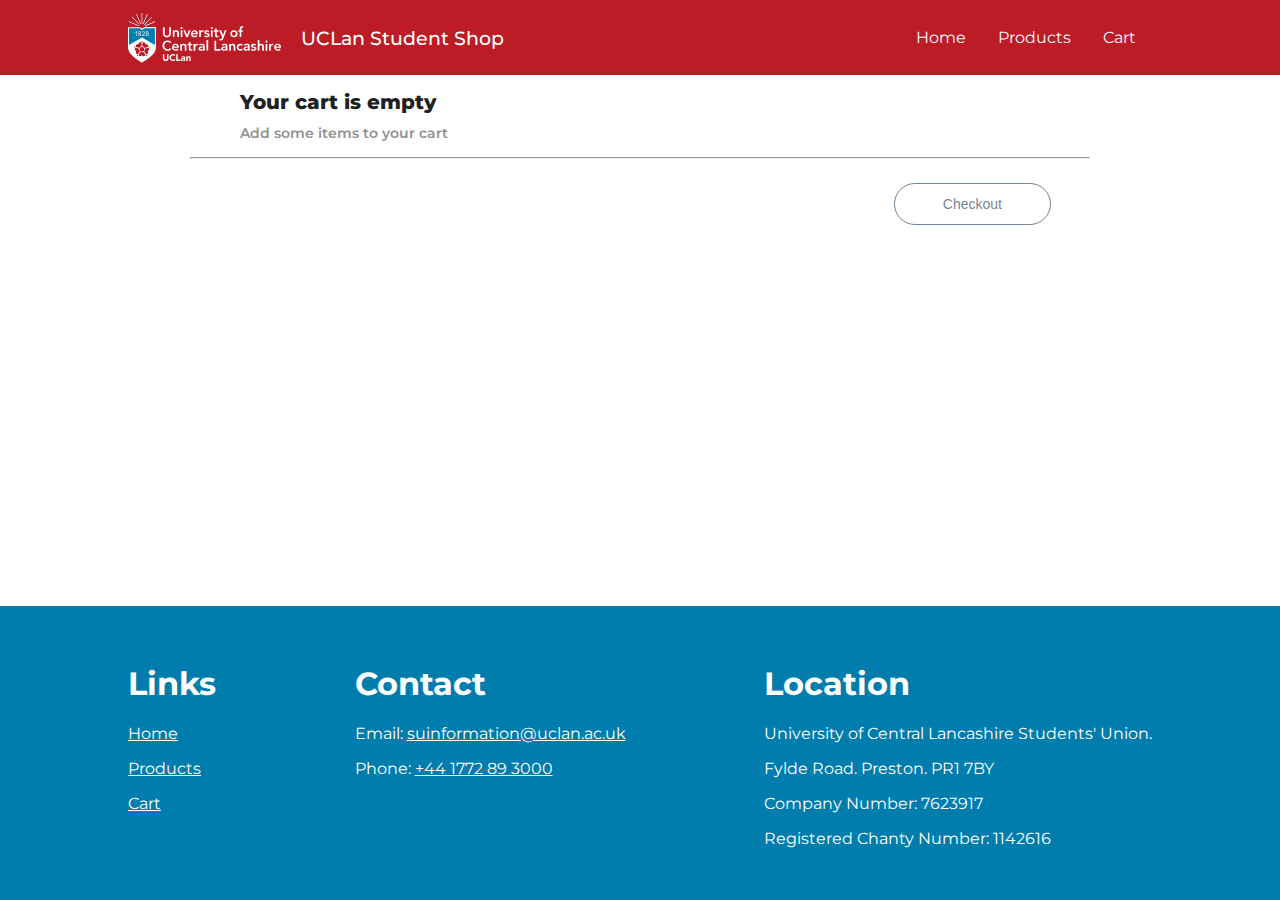
<file: cart.html>
<!DOCTYPE html>
<html lang="en">
    <head>
        <meta charset="UTF-8" />
        <meta http-equiv="X-UA-Compatible" content="IE=edge" />
        <meta name="viewport" content="width=device-width, initial-scale=1.0" />
        <link rel="stylesheet" href="productsStyle.css" />
        <link rel="stylesheet" type="text/css" href="indexStyle.css" />
        <link rel="stylesheet" href="cartStyle.css" />
        <link rel="icon" href="images/uclanFavicon.png" />
        <title>View Your Cart - UCLan Student Shop</title>
    </head>
    <body>
        <header>
            <nav class="desktopNav">
                <div class="navLeftContainer">
                    <img
                        class="logo"
                        src="./images/uclanlogo.svg"
                        alt="UCLan logo"
                    />
                    <h3 class="navHeading">UCLan Student Shop</h3>
                </div>

                <ul class="myNav">
                    <li class="navList"><a href="index.html">Home</a></li>
                    <li class="navList">
                        <a href="products.html">Products</a>
                    </li>
                    <li class="navList">
                        <a href="cart.html">Cart</a>
                    </li>
                </ul>
            </nav>

            <!-- mobile nav -->
            <nav class="mobileNav">
                <div class="navLeftContainer">
                    <img
                        class="logo"
                        src="./images/uclanlogo.svg"
                        alt="UCLan logo"
                    />
                    <h3 class="navHeading">UCLan Student Shop</h3>
                </div>

                <!-- "Hamburger menu" / "Bar icon" to toggle the navigation links -->
                <div class="hamburger" onclick="toggleHamMenu()">
                    <img src="./images/hamburger.svg" alt="hamburger menu" />
                </div>

                <!-- Navigation links (hidden by default) -->
                <div id="mobileNavLinks">
                    <a class="mobNavLink" href="index.html">Home</a>
                    <a class="mobNavLink" href="products.html">Products</a>
                    <a class="mobNavLink" href="cart.html">Cart</a>
                </div>
            </nav>
        </header>

        <main>
            <div id="displayCart"></div>
            <div class="cartContainer">
                <div class="header">
                    <h3 class="heading">Shopping Cart</h3>
                    <h5
                        class="action"
                        id="removeAll"
                        onclick="removeAllItems()"
                    >
                        Remove all
                    </h5>
                </div>

                <div id="cartItemsList"></div>

                <hr />

                <div class="checkout">
                    <div class="total">
                        <div class="items" id="numItems"></div>
                        <div class="total-amount" id="totalPrice"></div>
                        <button id="checkoutButton" class="category-btn">
                            Checkout
                        </button>
                    </div>
                </div>
            </div>
        </main>

        <footer>
            <div>
                <h1>Links</h1>
                <p><a href="index.html">Home</a></p>
                <p><a href="products.html">Products</a></p>
                <p><a href="cart.html">Cart</a></p>
            </div>
            <div>
                <h1>Contact</h1>
                <p>
                    Email:
                    <a href="mailto:suinformation@uclan.ac.uk"
                        >suinformation@uclan.ac.uk</a
                    >
                </p>
                <p>Phone: <a href="tel:+441772893000">+44 1772 89 3000</a></p>
            </div>
            <div>
                <h1>Location</h1>
                <p>University of Central Lancashire Students' Union.</p>
                <p>Fylde Road. Preston. PR1 7BY</p>
                <p>Company Number: 7623917</p>
                <p>Registered Chanty Number: 1142616</p>
            </div>
        </footer>

        <script src="navbar.js"></script>
        <script src="cartJs.js"></script>
    </body>
</html>
</file>
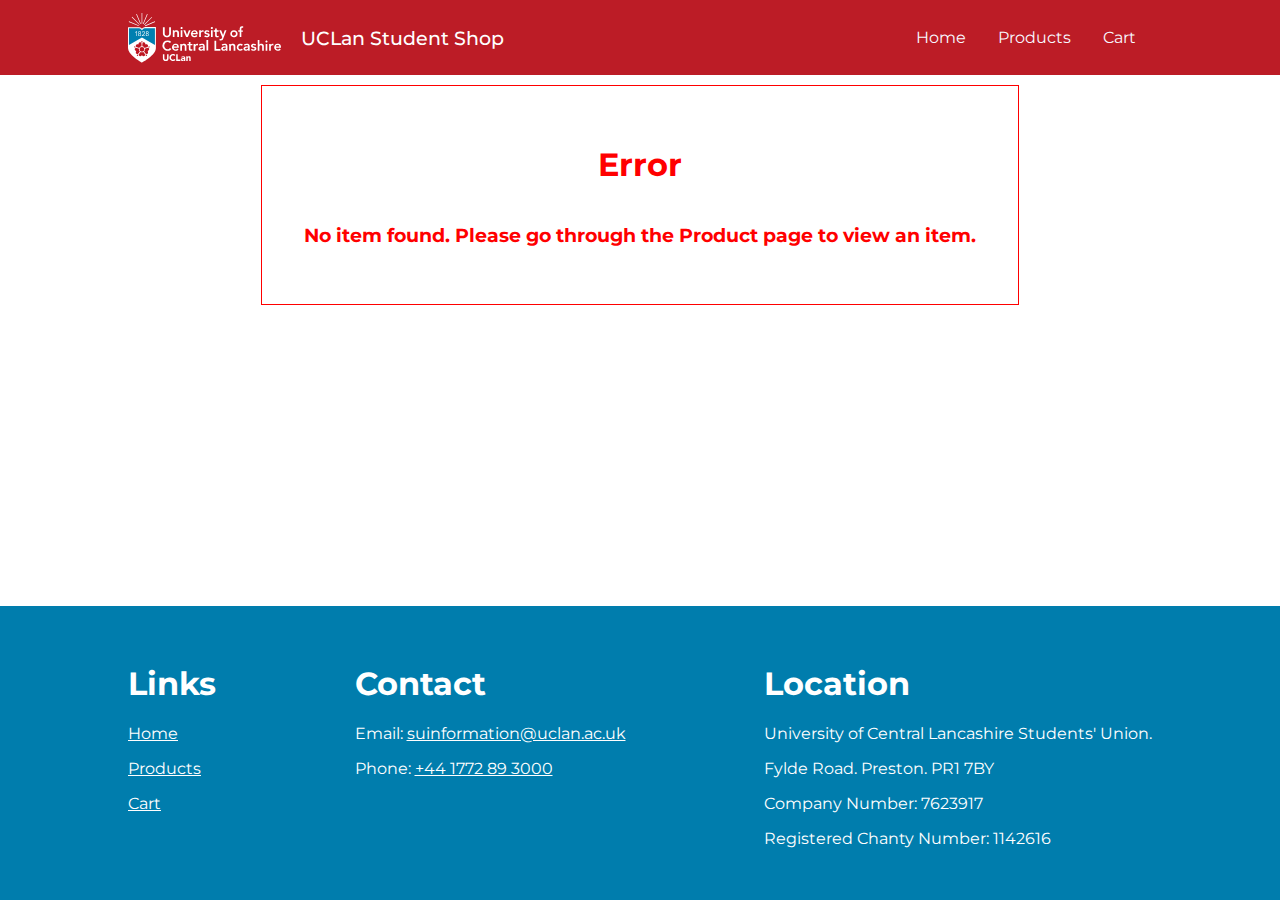
<file: item.html>
<!DOCTYPE html>
<html lang="en">
    <head>
        <meta charset="UTF-8" />
        <meta http-equiv="X-UA-Compatible" content="IE=edge" />
        <meta name="viewport" content="width=device-width, initial-scale=1.0" />
        <link rel="stylesheet" href="productsStyle.css" />
        <link rel="stylesheet" href="itemStyle.css" />
        <link rel="stylesheet" href="indexStyle.css" />
        <link rel="icon" href="images/uclanFavicon.png" />
        <title>View an Item - UCLan Student Shop</title>
    </head>
    <body>
        <header>
            <nav class="desktopNav">
                <div class="navLeftContainer">
                    <img
                        class="logo"
                        src="./images/uclanlogo.svg"
                        alt="UCLan logo"
                    />
                    <h3 class="navHeading">UCLan Student Shop</h3>
                </div>

                <ul class="myNav">
                    <li class="navList"><a href="index.html">Home</a></li>
                    <li class="navList">
                        <a href="products.html">Products</a>
                    </li>
                    <li class="navList">
                        <a href="cart.html">Cart</a>
                    </li>
                </ul>
            </nav>

            <!-- mobile nav -->
            <nav class="mobileNav">
                <div class="navLeftContainer">
                    <img
                        class="logo"
                        src="./images/uclanlogo.svg"
                        alt="UCLan logo"
                    />
                    <h3 class="navHeading">UCLan Student Shop</h3>
                </div>

                <!-- "Hamburger menu" / "Bar icon" to toggle the navigation links -->
                <div class="hamburger" onclick="toggleHamMenu()">
                    <img src="./images/hamburger.svg" alt="hamburger menu" />
                </div>

                <!-- Navigation links (hidden by default) -->
                <div id="mobileNavLinks">
                    <a class="mobNavLink" href="index.html">Home</a>
                    <a class="mobNavLink" href="products.html">Products</a>
                    <a class="mobNavLink" href="cart.html">Cart</a>
                </div>
            </nav>
        </header>

        <main>
            <div id="displayItem"></div>
        </main>

        <footer>
            <div>
                <h1>Links</h1>
                <p><a href="index.html">Home</a></p>
                <p><a href="products.html">Products</a></p>
                <p><a href="cart.html">Cart</a></p>
            </div>
            <div>
                <h1>Contact</h1>
                <p>
                    Email:
                    <a href="mailto:suinformation@uclan.ac.uk"
                        >suinformation@uclan.ac.uk</a
                    >
                </p>
                <p>Phone: <a href="tel:+441772893000">+44 1772 89 3000</a></p>
            </div>
            <div>
                <h1>Location</h1>
                <p>University of Central Lancashire Students' Union.</p>
                <p>Fylde Road. Preston. PR1 7BY</p>
                <p>Company Number: 7623917</p>
                <p>Registered Chanty Number: 1142616</p>
            </div>
        </footer>

        <script src="navbar.js"></script>
        <script src="itemJs.js"></script>
    </body>
</html>
</file>
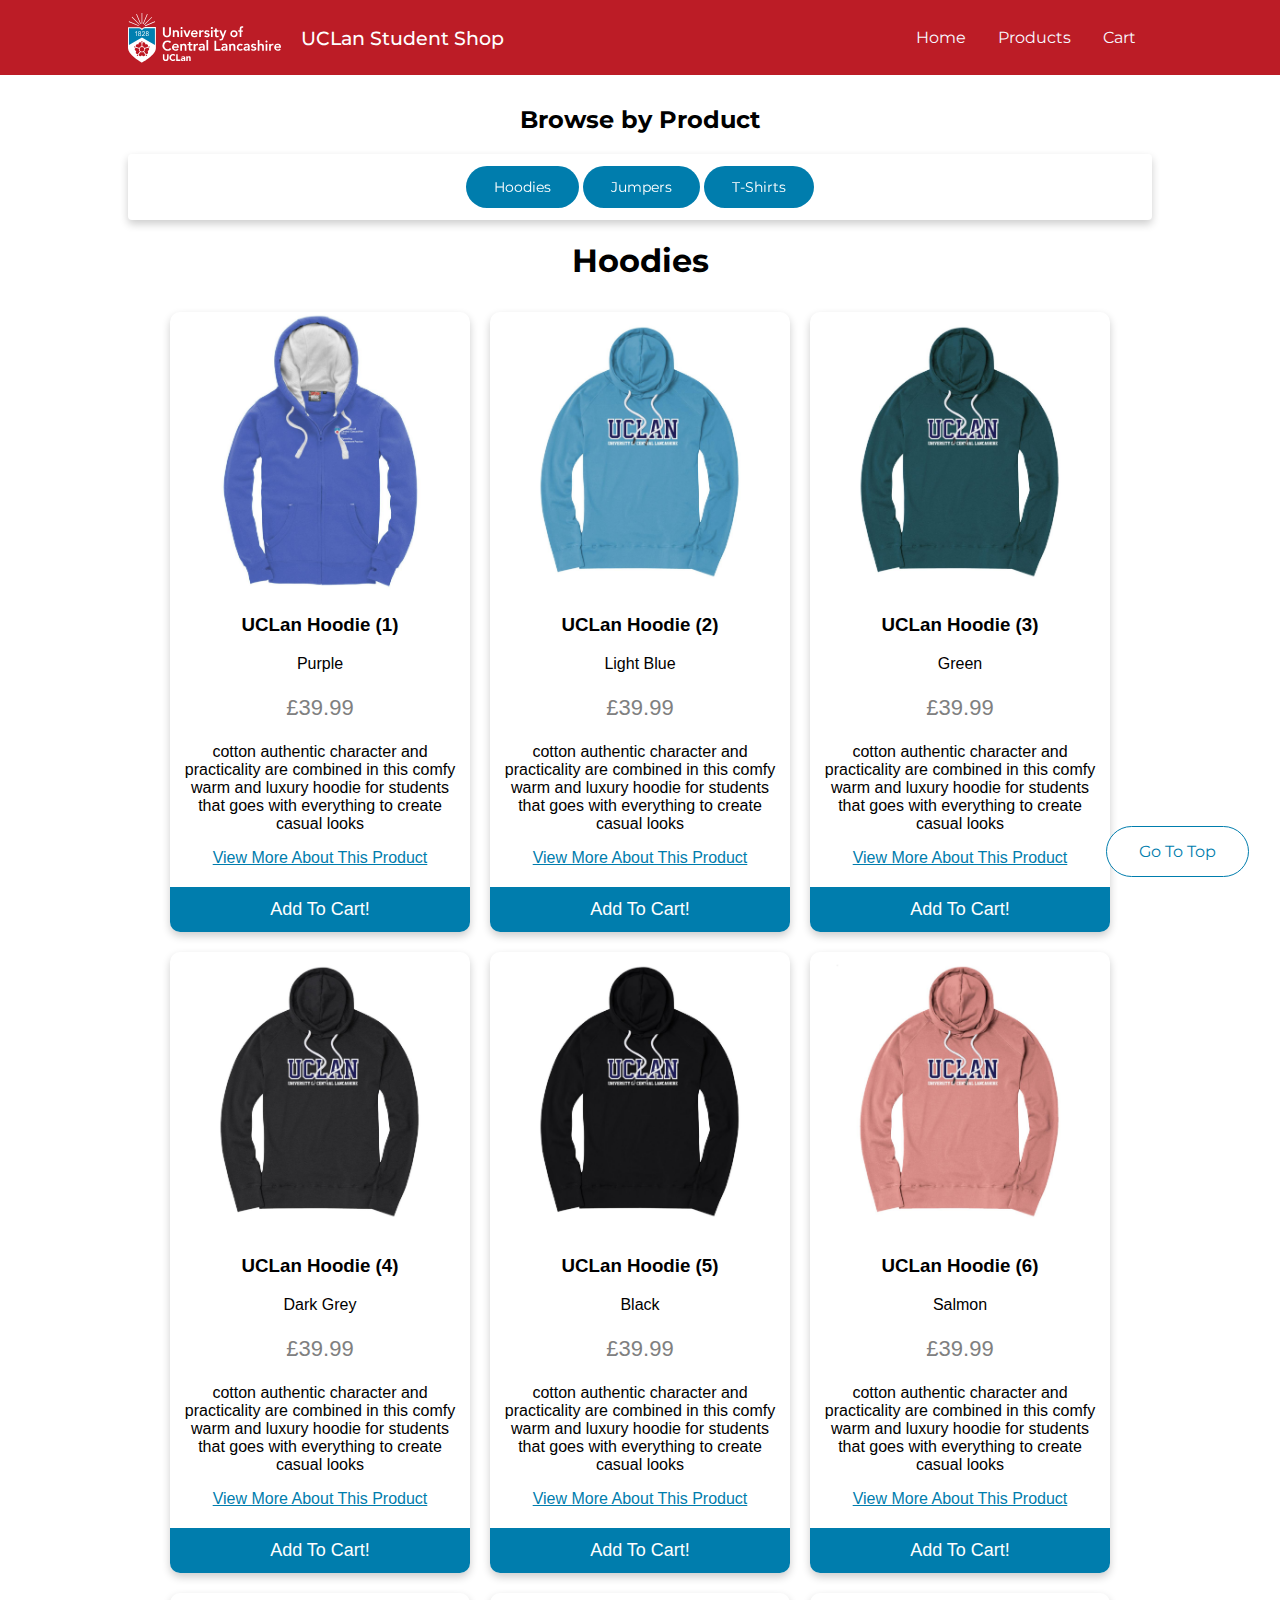
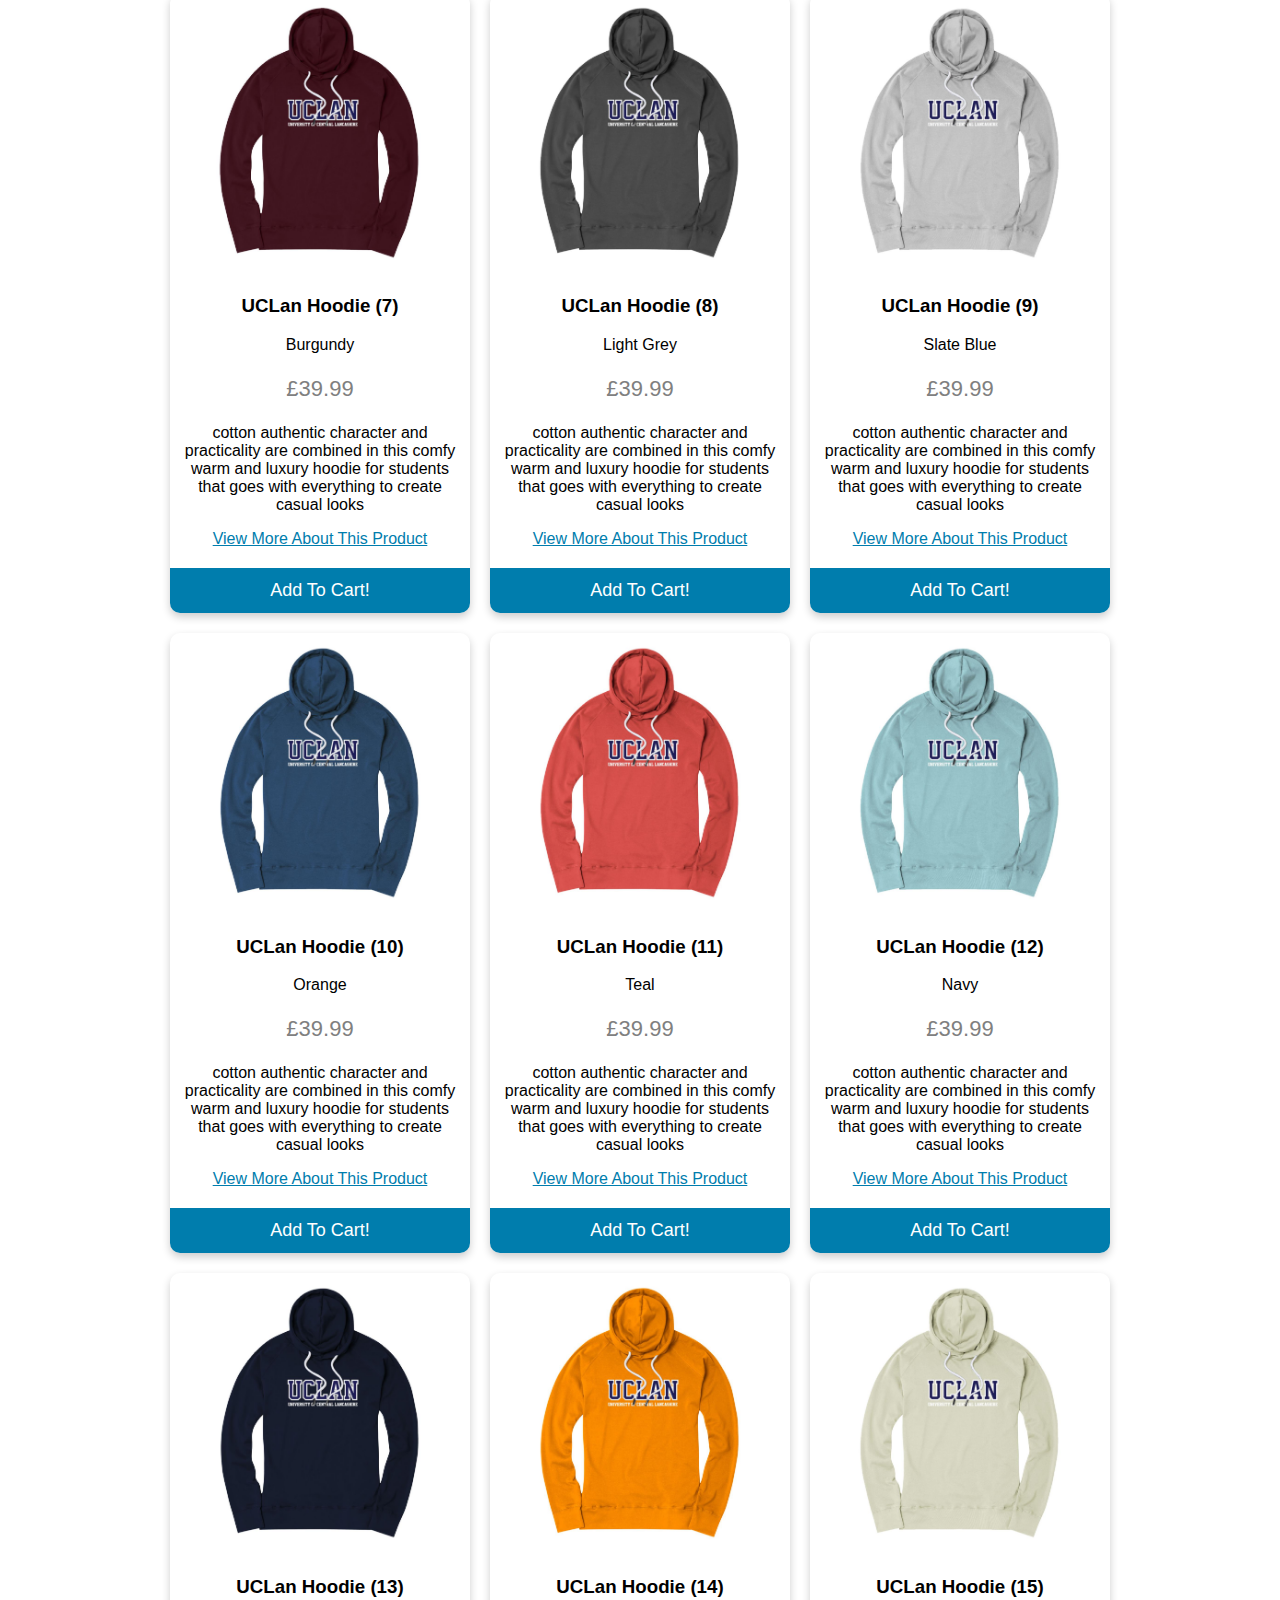
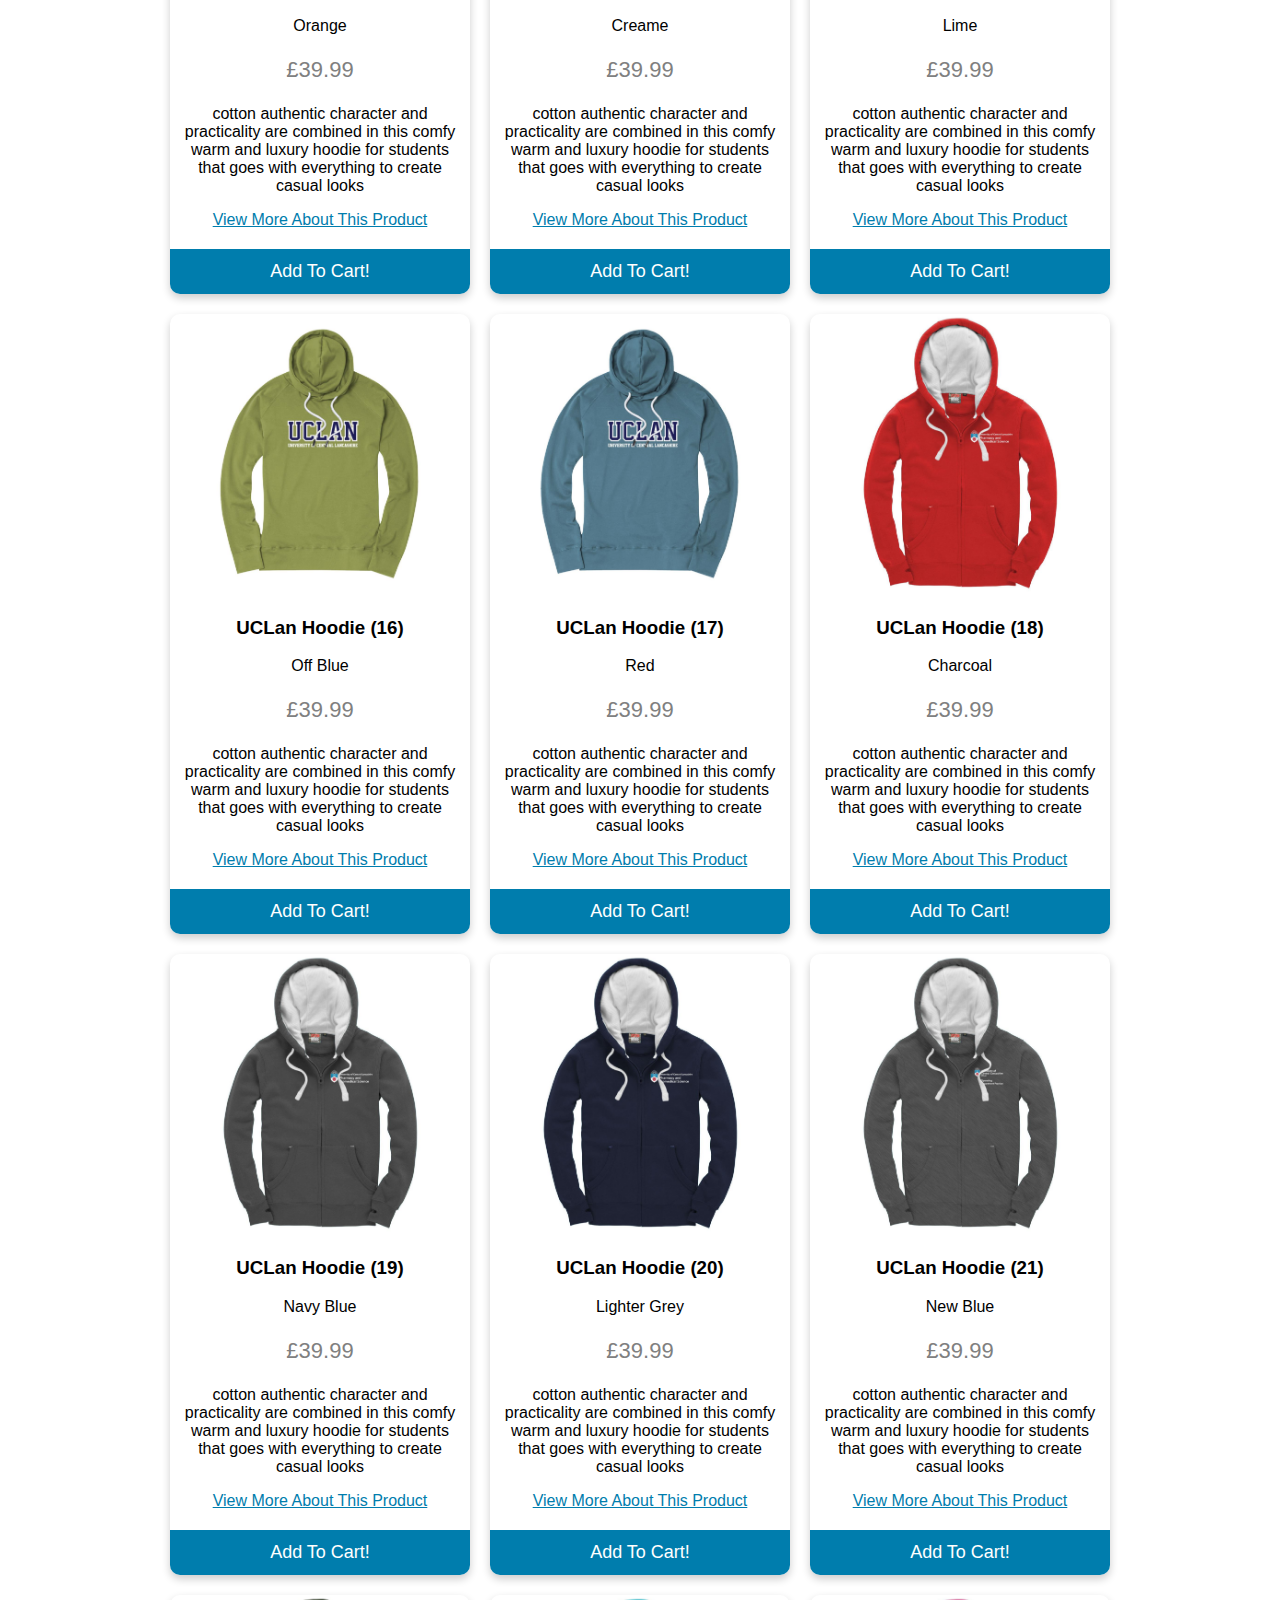
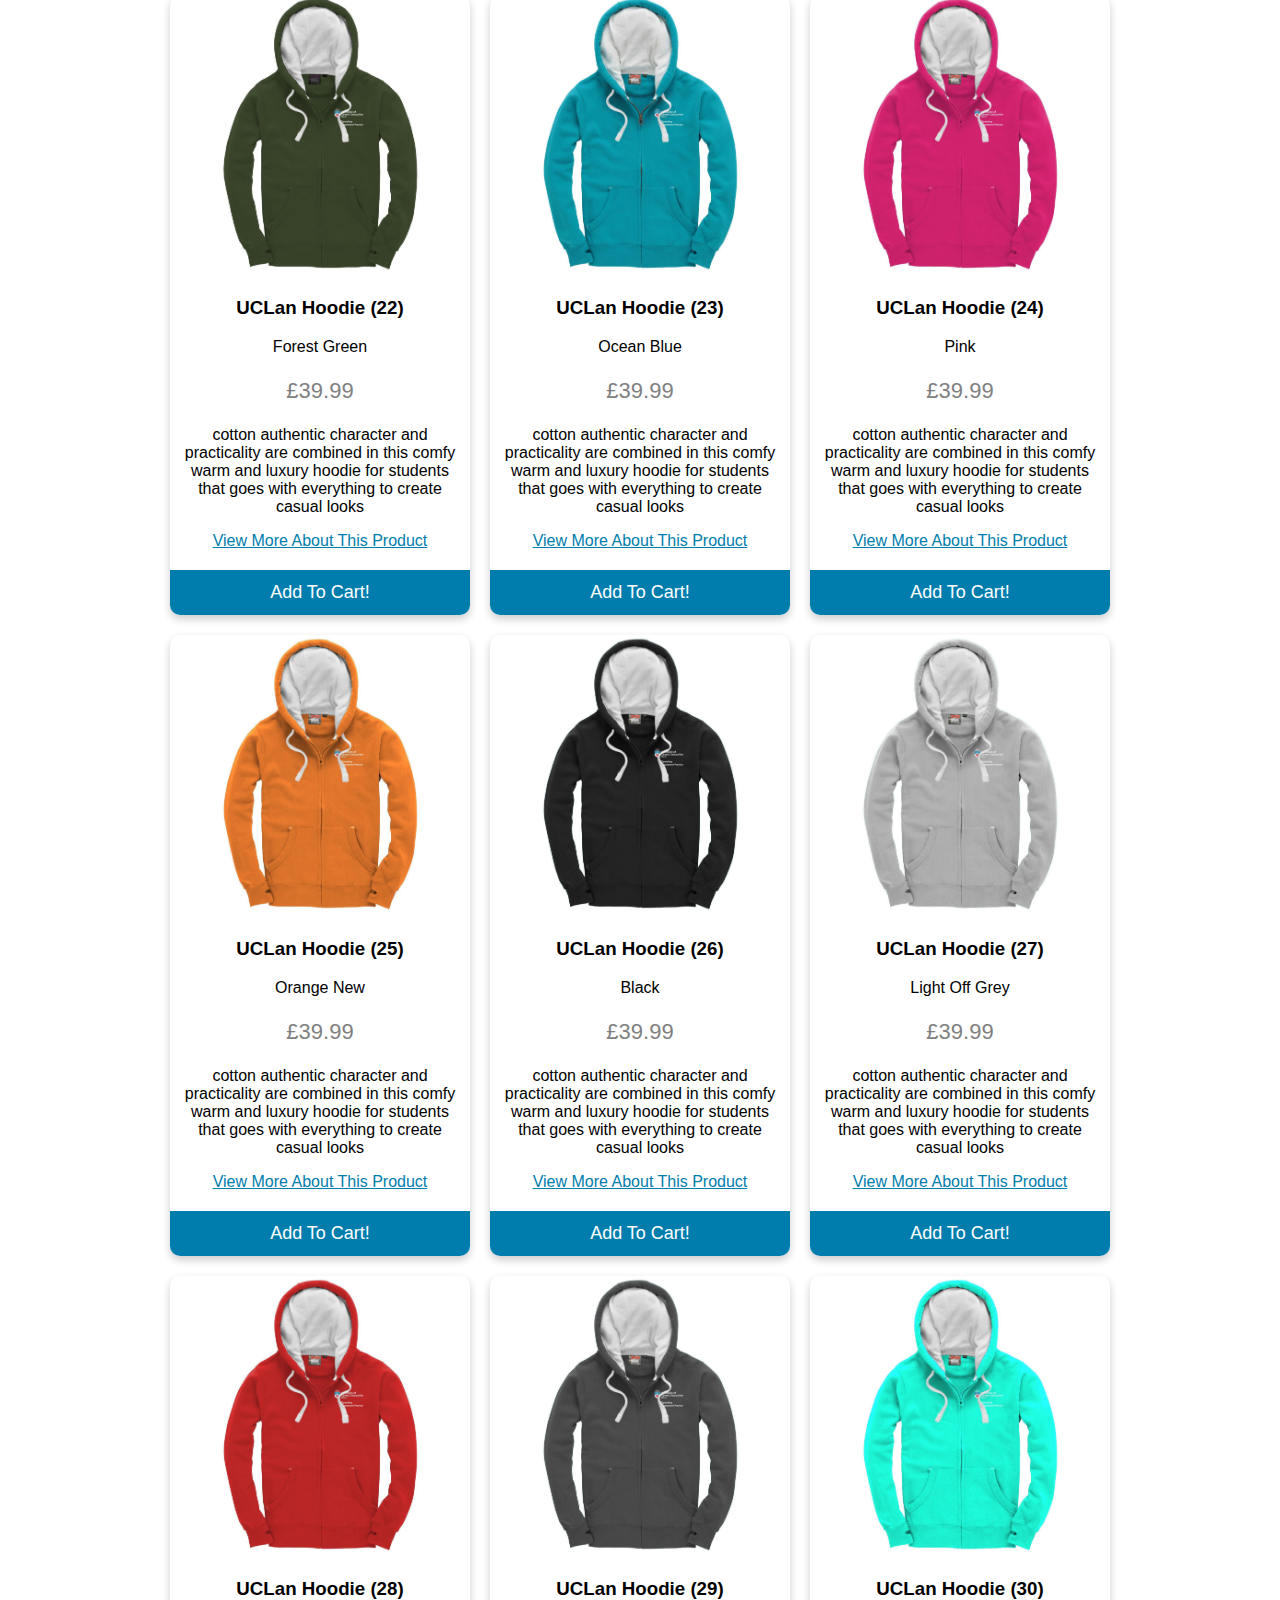
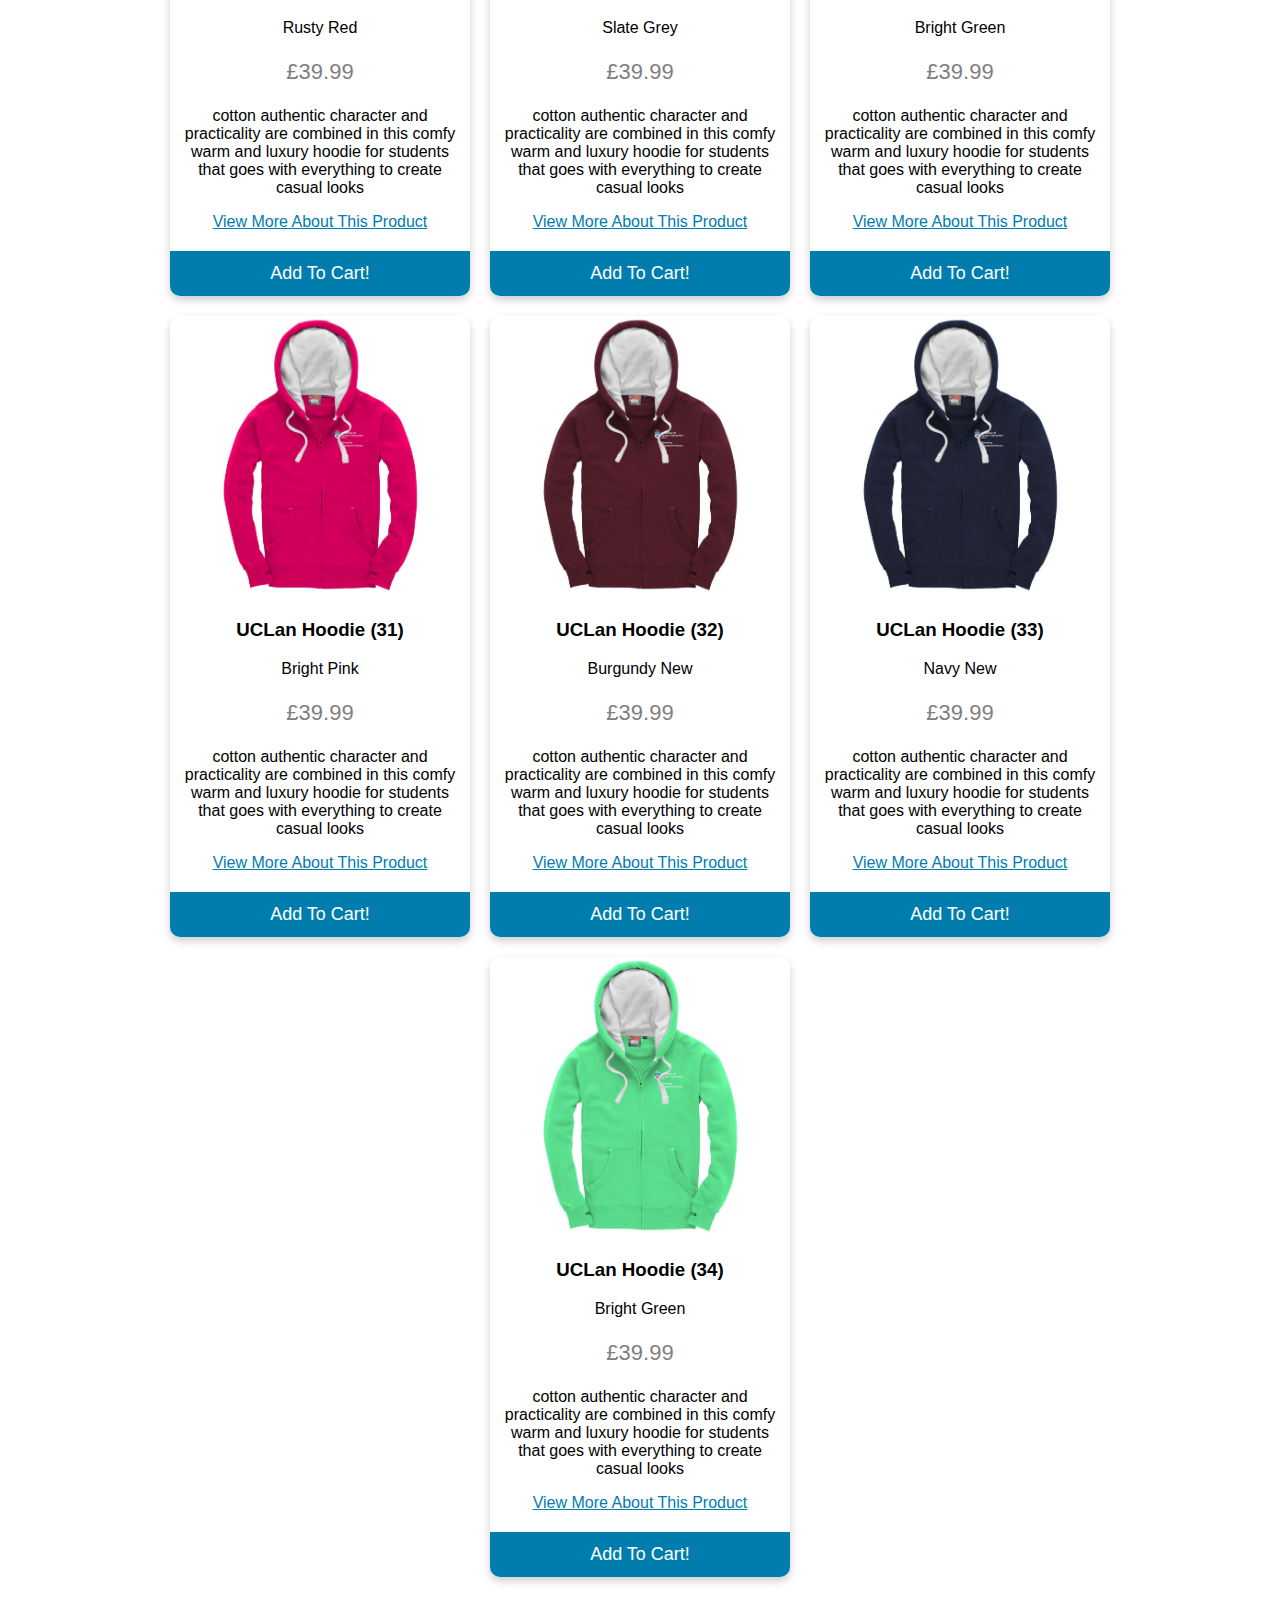
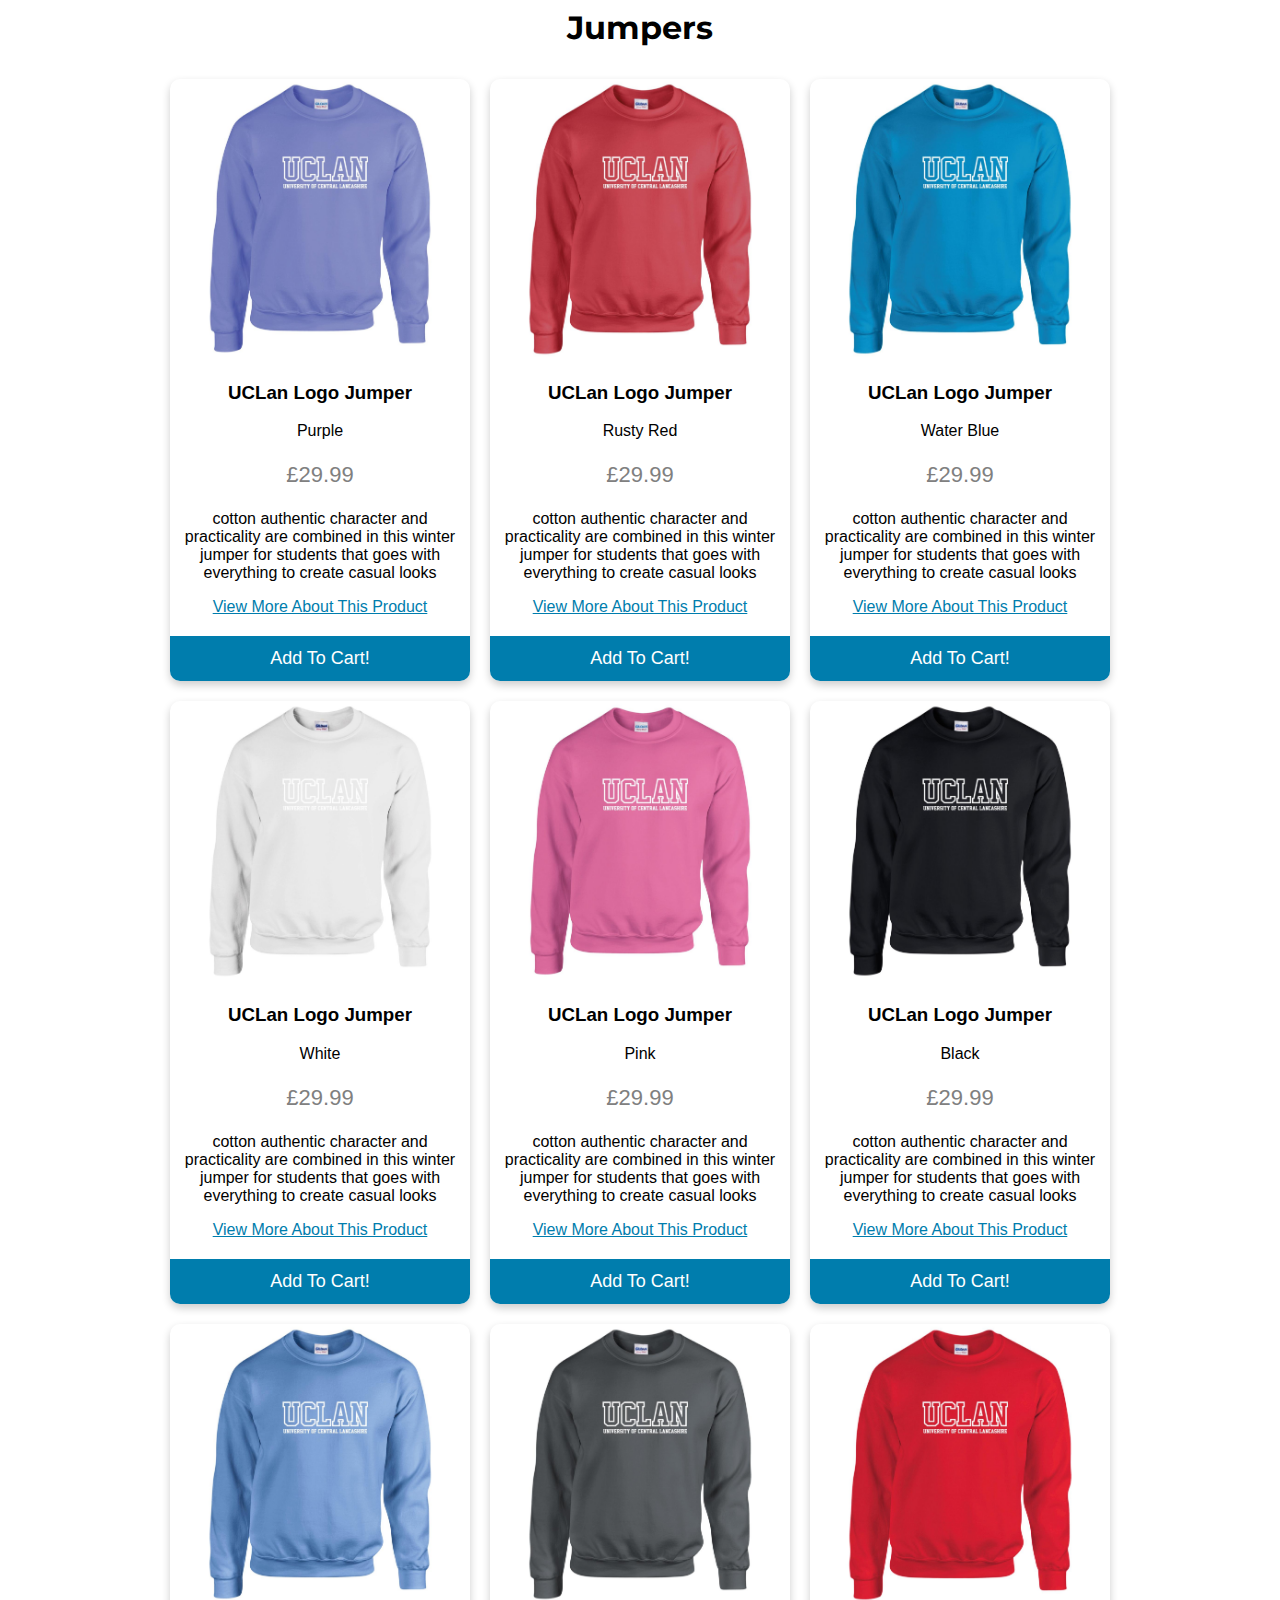
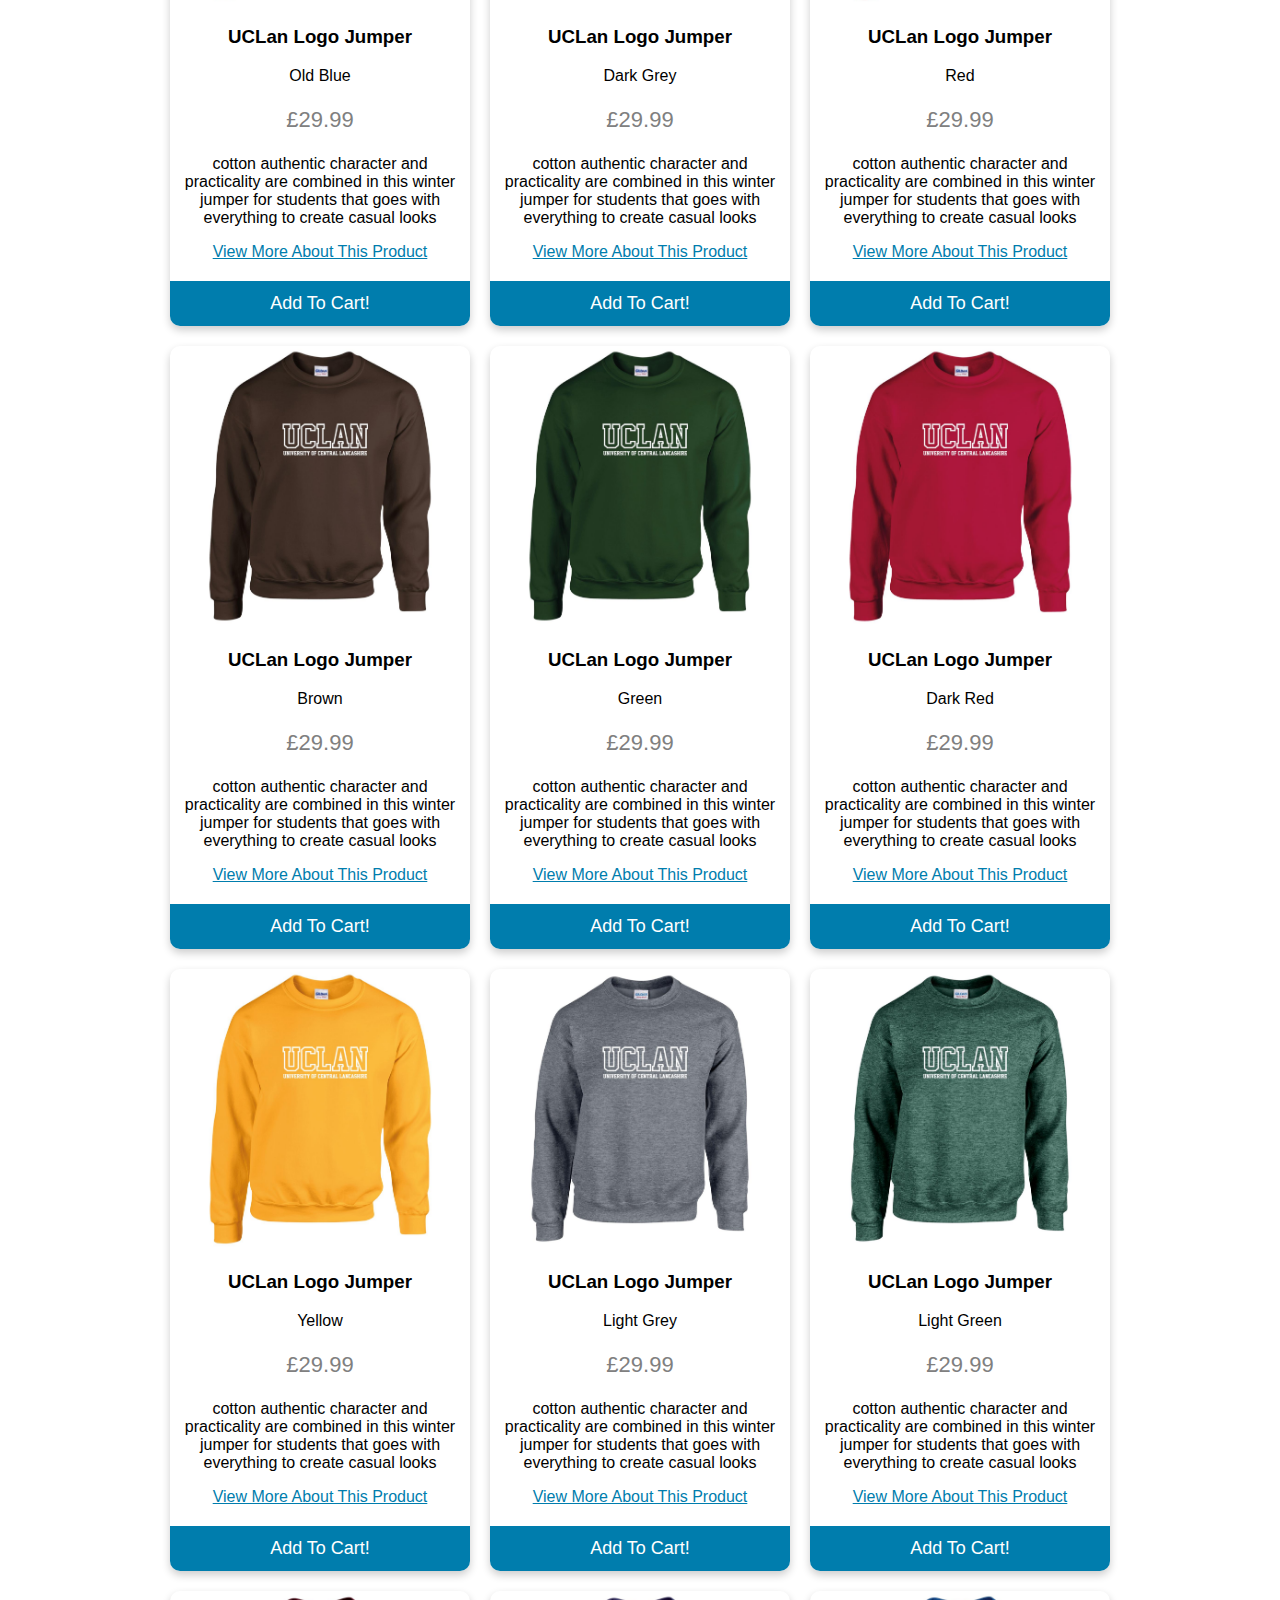
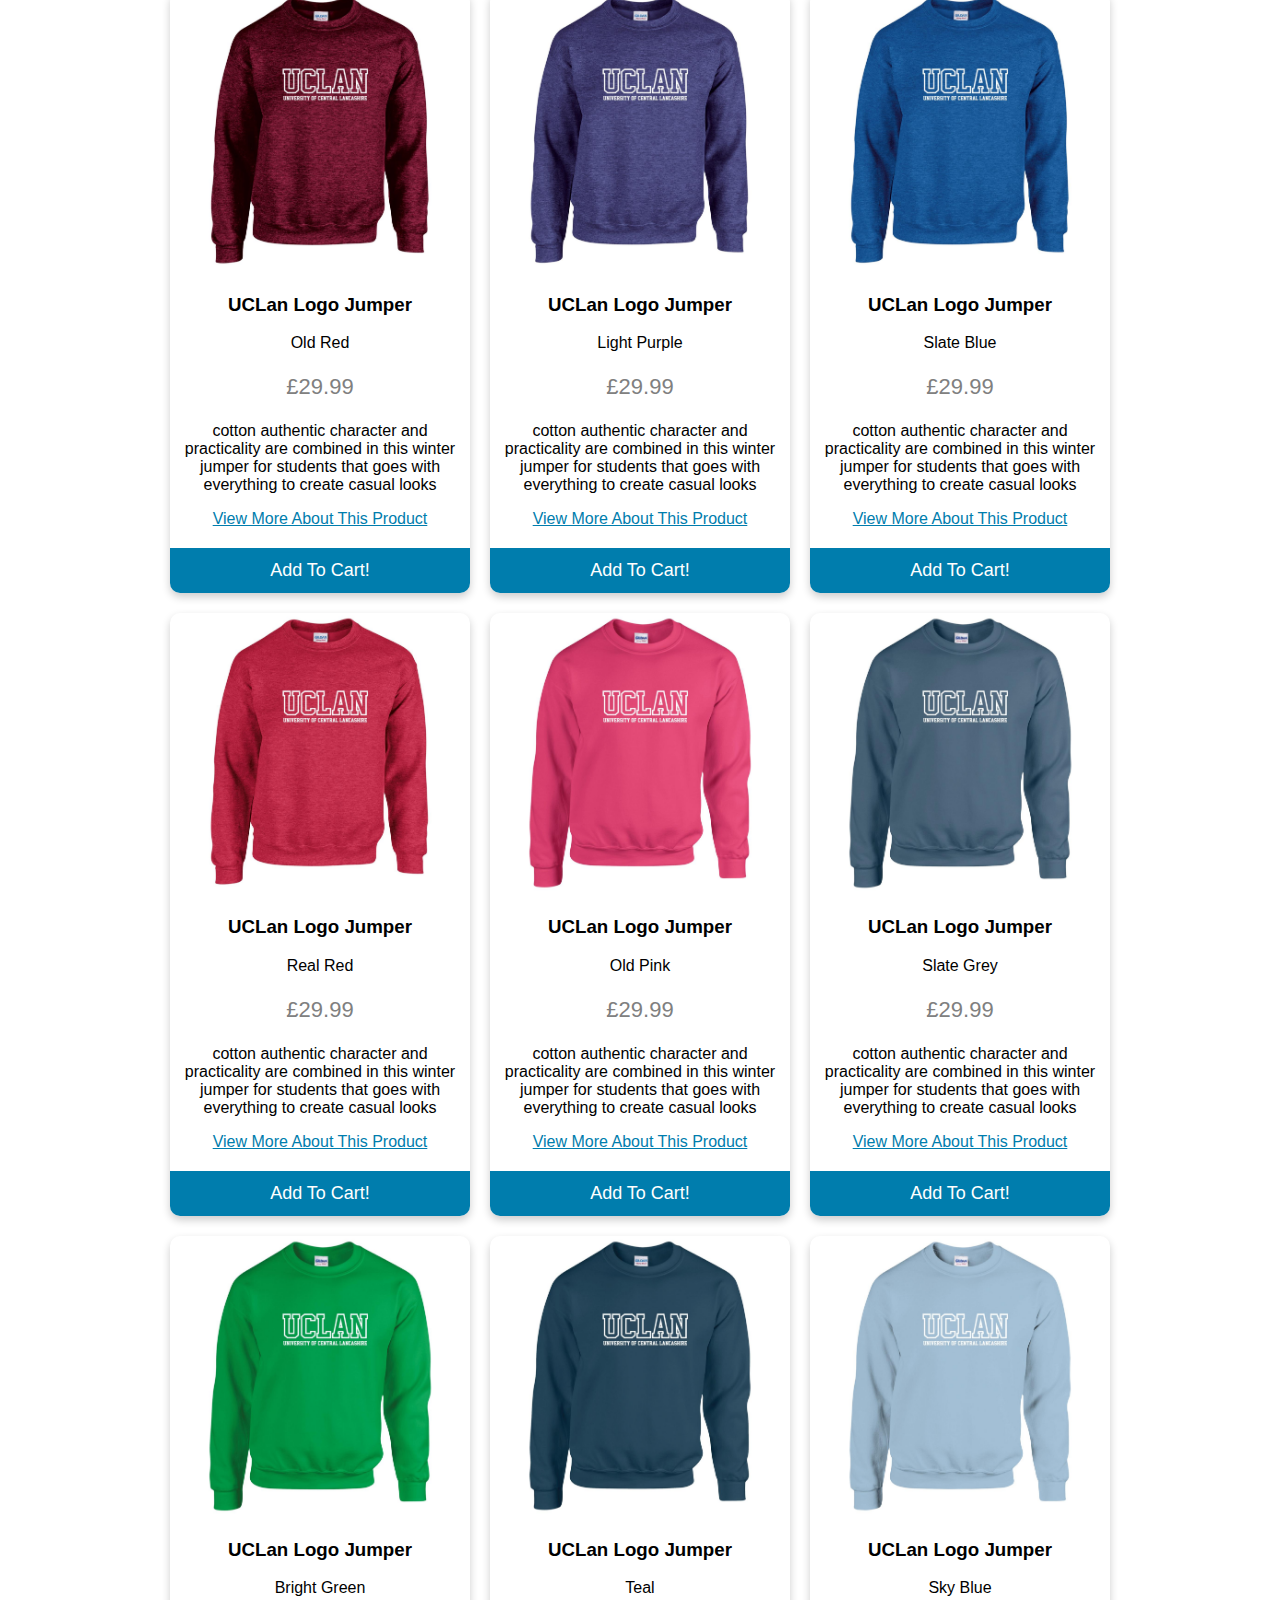
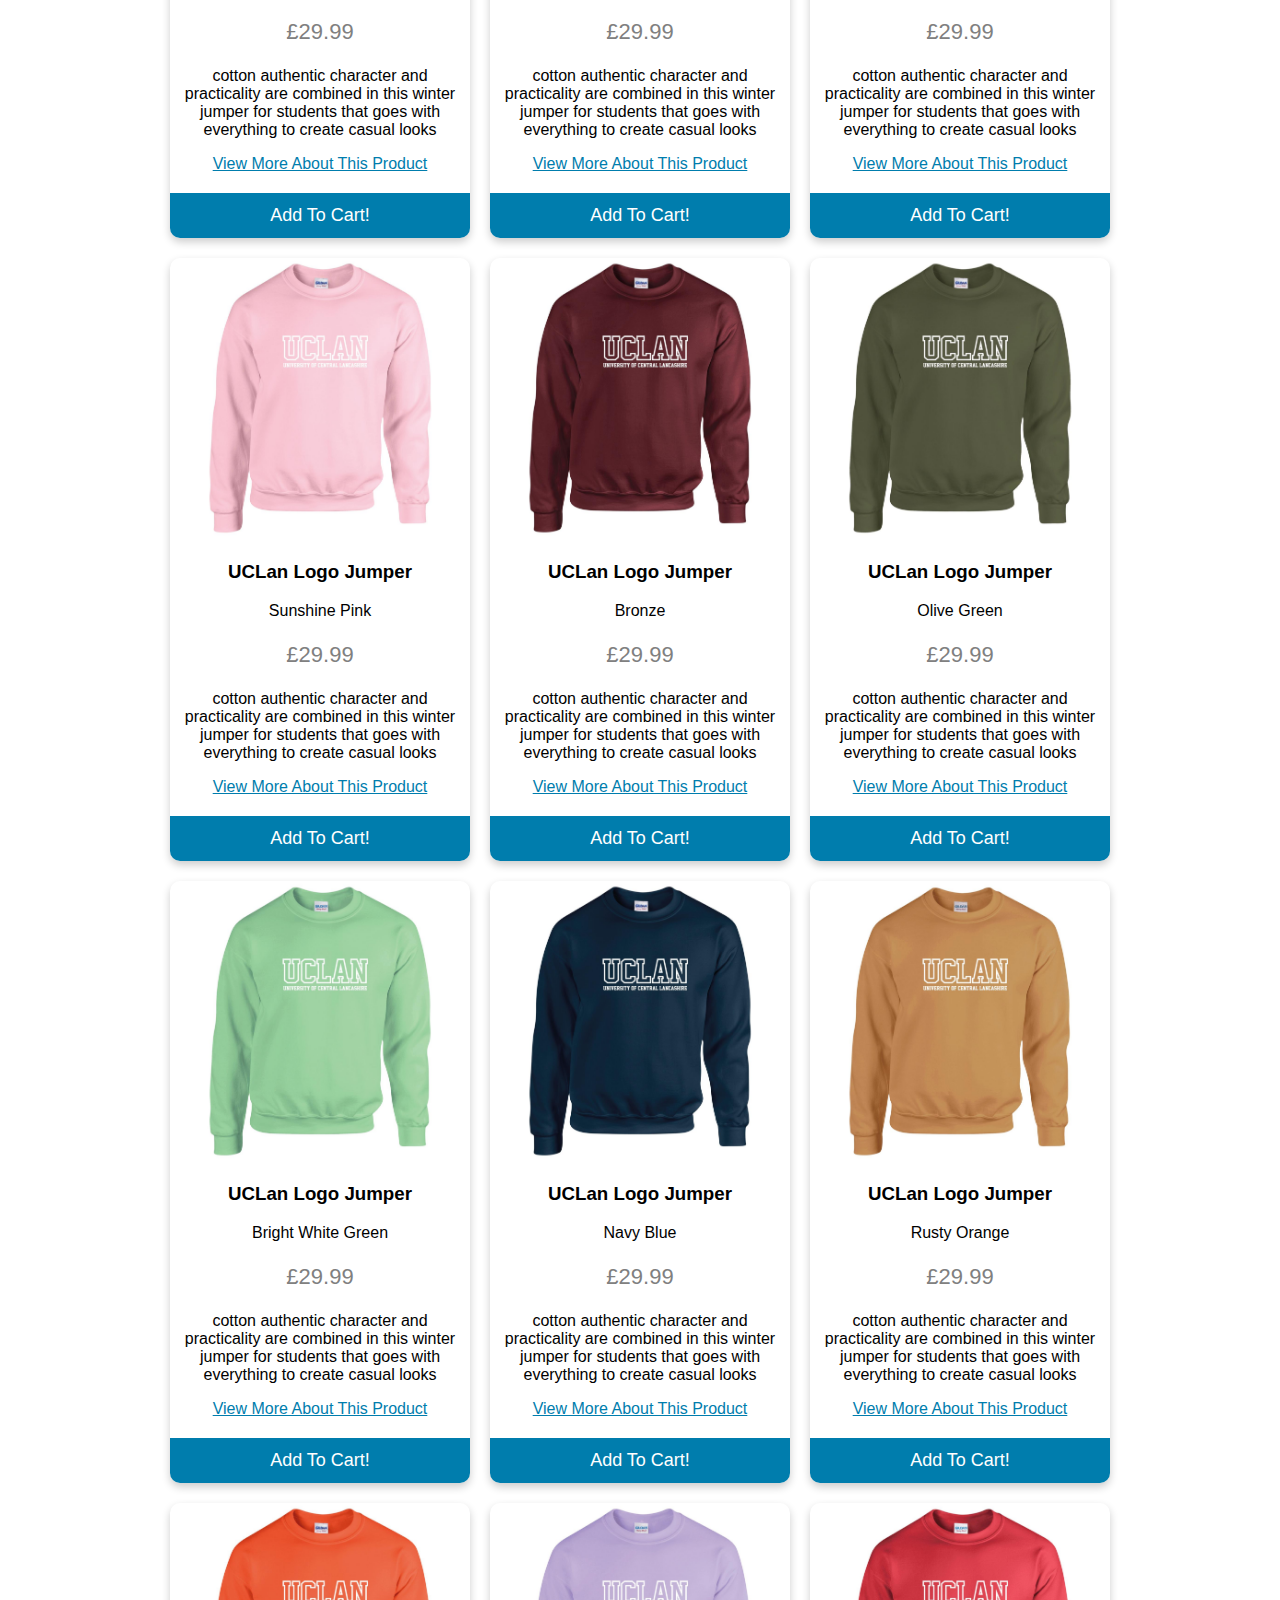
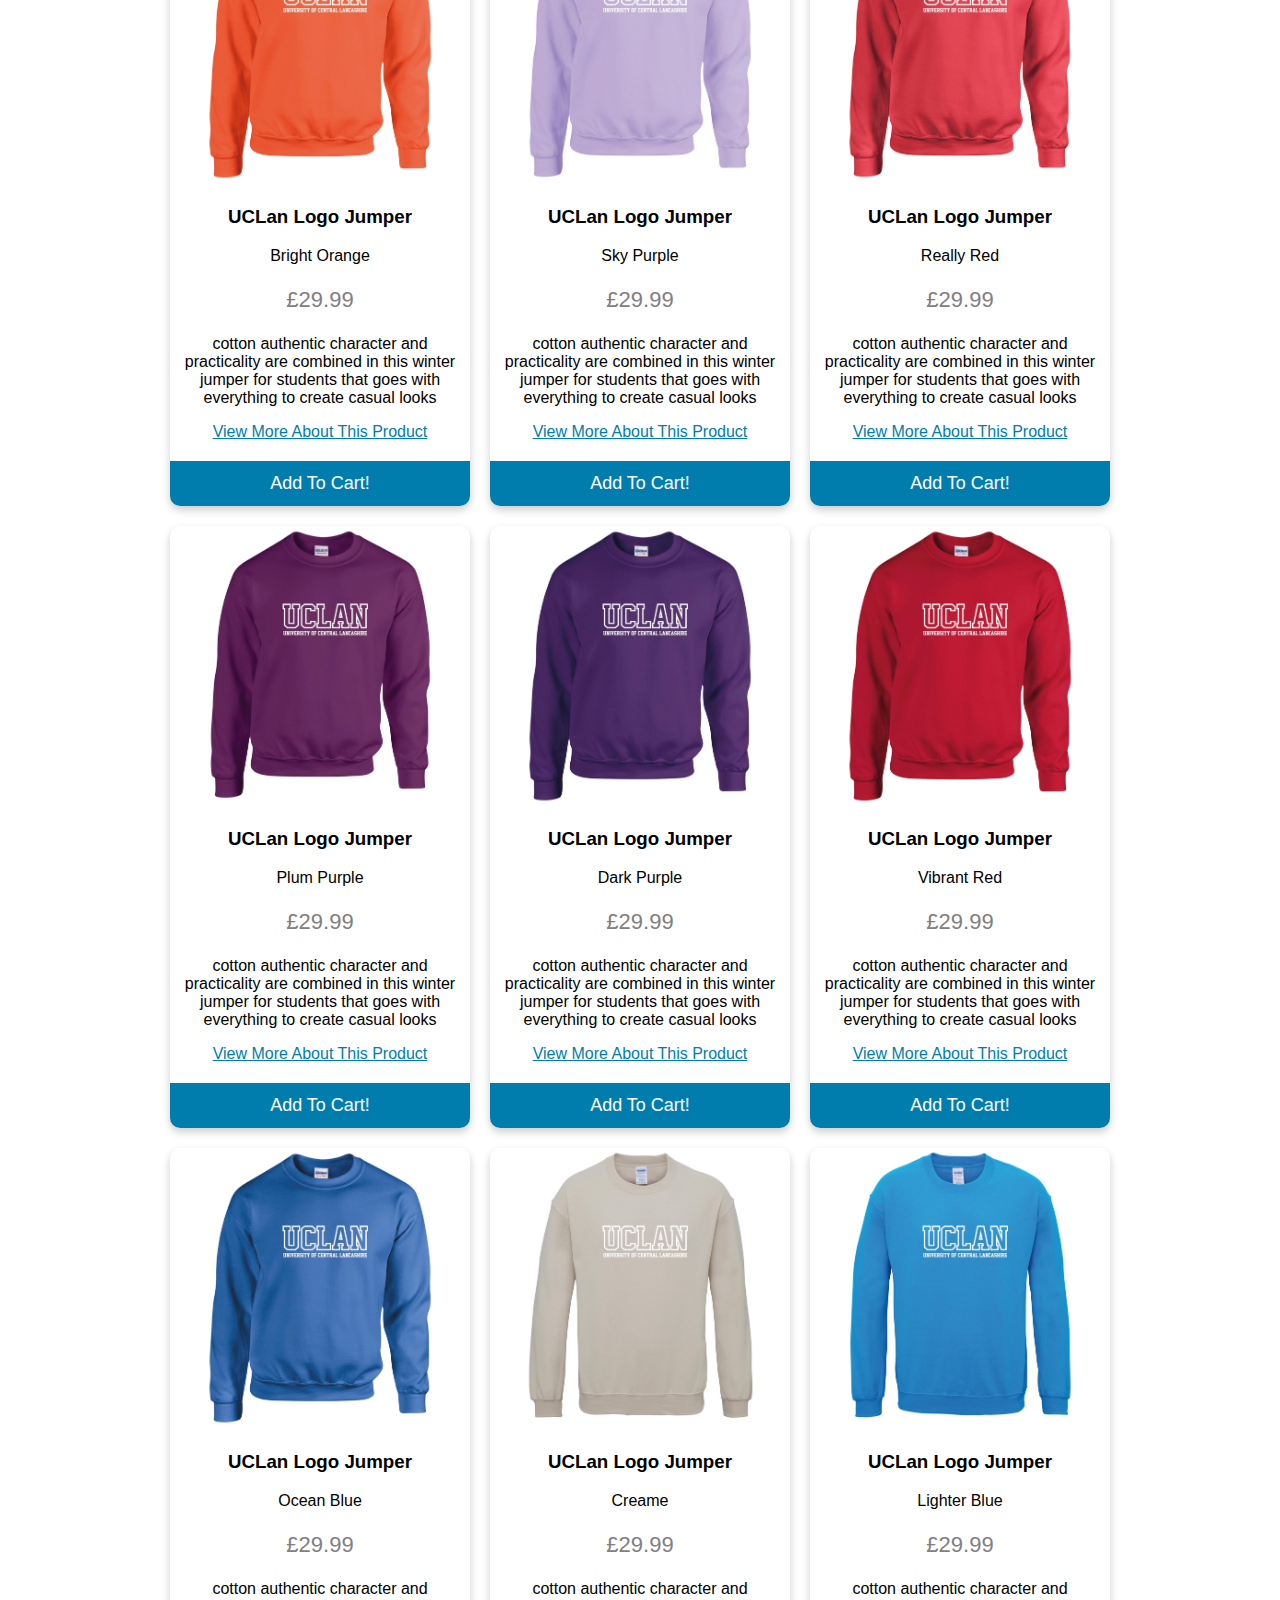
<file: products.html>
<!DOCTYPE html>
<html lang="en">
    <head>
        <link rel="stylesheet" type="text/css" href="productsStyle.css" />
        <link rel="stylesheet" type="text/css" href="indexStyle.css" />
        <!-- link to the stylesheet -->
        <meta charset="UTF-8" />
        <meta name="viewport" content="width=device-width, initial-scale=1" />
        <link rel="icon" href="images/uclanFavicon.png" />
        <title>View our products - UCLan Student Shop</title>
    </head>
    <body>
        <header>
            <nav class="desktopNav">
                <div class="navLeftContainer">
                    <img
                        class="logo"
                        src="./images/uclanlogo.svg"
                        alt="UCLan logo"
                    />
                    <h3 class="navHeading">UCLan Student Shop</h3>
                </div>

                <ul class="myNav">
                    <li class="navList"><a href="index.html">Home</a></li>
                    <li class="navList">
                        <a href="products.html">Products</a>
                    </li>
                    <li class="navList">
                        <a href="cart.html">Cart</a>
                    </li>
                </ul>
            </nav>

            <!-- mobile nav -->
            <nav class="mobileNav">
                <div class="navLeftContainer">
                    <img
                        class="logo"
                        src="./images/uclanlogo.svg"
                        alt="UCLan logo"
                    />
                    <h3 class="navHeading">UCLan Student Shop</h3>
                </div>

                <!-- "Hamburger menu" / "Bar icon" to toggle the navigation links -->
                <div class="hamburger" onclick="toggleHamMenu()">
                    <img src="./images/hamburger.svg" alt="hamburger menu" />
                </div>

                <!-- Navigation links (hidden by default) -->
                <div id="mobileNavLinks">
                    <a class="mobNavLink" href="index.html">Home</a>
                    <a class="mobNavLink" href="products.html">Products</a>
                    <a class="mobNavLink" href="cart.html">Cart</a>
                </div>
            </nav>
        </header>

        <main>
            <h2>Browse by Product</h2>
            <div class="category-container">
                <a href="#hoodieList" class="category-btn">Hoodies</a>
                <a href="#jumperList" class="category-btn">Jumpers</a>
                <a href="#tShirtList" class="category-btn">T-Shirts</a>
            </div>

            <!-- these get populated by js -->
            <h1>Hoodies</h1>
            <div class="productContainer" id="hoodieList"></div>

            <h1>Jumpers</h1>
            <div class="productContainer" id="jumperList"></div>

            <h1>T-Shirts</h1>
            <div class="productContainer" id="tShirtList"></div>
        </main>

        <!-- back to top button -->
        <a id="goToTop" onclick="scrollToTop()"> Go To Top </a>

        <footer>
            <div>
                <h1>Links</h1>
                <p><a href="index.html">Home</a></p>
                <p><a href="products.html">Products</a></p>
                <p><a href="cart.html">Cart</a></p>
            </div>
            <div>
                <h1>Contact</h1>
                <p>
                    Email:
                    <a href="mailto:suinformation@uclan.ac.uk"
                        >suinformation@uclan.ac.uk</a
                    >
                </p>
                <p>Phone: <a href="tel:+441772893000">+44 1772 89 3000</a></p>
            </div>
            <div>
                <h1>Location</h1>
                <p>University of Central Lancashire Students' Union.</p>
                <p>Fylde Road. Preston. PR1 7BY</p>
                <p>Company Number: 7623917</p>
                <p>Registered Chanty Number: 1142616</p>
            </div>
        </footer>

        <!-- item arrays -->
        <script>
            // these are all the hoodies that you need for the hoodies, jumpers and tshirts in there own arrays
            let hoodies = [
                [
                    "UCLan Hoodie (1)",
                    "Purple",
                    "cotton authentic character and practicality are combined in this comfy  warm and luxury hoodie for students that goes with everything to create casual looks",
                    " £39.99",
                    "images/items/hoodies/hoodie (1).jpg",
                ],
                [
                    "UCLan Hoodie (2)",
                    "Light Blue",
                    "cotton authentic character and practicality are combined in this comfy  warm and luxury hoodie for students that goes with everything to create casual looks",
                    " £39.99",
                    "images/items/hoodies/hoodie (2).jpg",
                ],
                [
                    "UCLan Hoodie (3)",
                    "Green",
                    "cotton authentic character and practicality are combined in this comfy  warm and luxury hoodie for students that goes with everything to create casual looks",
                    " £39.99",
                    "images/items/hoodies/hoodie (3).jpg",
                ],
                [
                    "UCLan Hoodie (4)",
                    "Dark Grey",
                    "cotton authentic character and practicality are combined in this comfy  warm and luxury hoodie for students that goes with everything to create casual looks",
                    " £39.99",
                    "images/items/hoodies/hoodie (4).jpg",
                ],
                [
                    "UCLan Hoodie (5)",
                    "Black",
                    "cotton authentic character and practicality are combined in this comfy  warm and luxury hoodie for students that goes with everything to create casual looks",
                    " £39.99",
                    "images/items/hoodies/hoodie (5).jpg",
                ],
                [
                    "UCLan Hoodie (6)",
                    "Salmon",
                    "cotton authentic character and practicality are combined in this comfy  warm and luxury hoodie for students that goes with everything to create casual looks",
                    " £39.99",
                    "images/items/hoodies/hoodie (6).jpg",
                ],
                [
                    "UCLan Hoodie (7)",
                    "Burgundy",
                    "cotton authentic character and practicality are combined in this comfy  warm and luxury hoodie for students that goes with everything to create casual looks",
                    " £39.99",
                    "images/items/hoodies/hoodie (7).jpg",
                ],
                [
                    "UCLan Hoodie (8)",
                    "Light Grey",
                    "cotton authentic character and practicality are combined in this comfy  warm and luxury hoodie for students that goes with everything to create casual looks",
                    " £39.99",
                    "images/items/hoodies/hoodie (8).jpg",
                ],
                [
                    "UCLan Hoodie (9)",
                    "Slate Blue",
                    "cotton authentic character and practicality are combined in this comfy  warm and luxury hoodie for students that goes with everything to create casual looks",
                    " £39.99",
                    "images/items/hoodies/hoodie (9).jpg",
                ],
                [
                    "UCLan Hoodie (10)",
                    "Orange",
                    "cotton authentic character and practicality are combined in this comfy  warm and luxury hoodie for students that goes with everything to create casual looks",
                    " £39.99",
                    "images/items/hoodies/hoodie (10).jpg",
                ],
                [
                    "UCLan Hoodie (11)",
                    "Teal",
                    "cotton authentic character and practicality are combined in this comfy  warm and luxury hoodie for students that goes with everything to create casual looks",
                    " £39.99",
                    "images/items/hoodies/hoodie (11).jpg",
                ],
                [
                    "UCLan Hoodie (12)",
                    "Navy",
                    "cotton authentic character and practicality are combined in this comfy  warm and luxury hoodie for students that goes with everything to create casual looks",
                    " £39.99",
                    "images/items/hoodies/hoodie (12).jpg",
                ],
                [
                    "UCLan Hoodie (13)",
                    "Orange",
                    "cotton authentic character and practicality are combined in this comfy  warm and luxury hoodie for students that goes with everything to create casual looks",
                    " £39.99",
                    "images/items/hoodies/hoodie (13).jpg",
                ],
                [
                    "UCLan Hoodie (14)",
                    "Creame",
                    "cotton authentic character and practicality are combined in this comfy  warm and luxury hoodie for students that goes with everything to create casual looks",
                    " £39.99",
                    "images/items/hoodies/hoodie (14).jpg",
                ],
                [
                    "UCLan Hoodie (15)",
                    "Lime",
                    "cotton authentic character and practicality are combined in this comfy  warm and luxury hoodie for students that goes with everything to create casual looks",
                    " £39.99",
                    "images/items/hoodies/hoodie (15).jpg",
                ],
                [
                    "UCLan Hoodie (16)",
                    "Off Blue",
                    "cotton authentic character and practicality are combined in this comfy  warm and luxury hoodie for students that goes with everything to create casual looks",
                    " £39.99",
                    "images/items/hoodies/hoodie (16).jpg",
                ],
                [
                    "UCLan Hoodie (17)",
                    "Red",
                    "cotton authentic character and practicality are combined in this comfy  warm and luxury hoodie for students that goes with everything to create casual looks",
                    " £39.99",
                    "images/items/hoodies/hoodie (17).jpg",
                ],
                [
                    "UCLan Hoodie (18)",
                    "Charcoal",
                    "cotton authentic character and practicality are combined in this comfy  warm and luxury hoodie for students that goes with everything to create casual looks",
                    " £39.99",
                    "images/items/hoodies/hoodie (18).jpg",
                ],
                [
                    "UCLan Hoodie (19)",
                    "Navy Blue",
                    "cotton authentic character and practicality are combined in this comfy  warm and luxury hoodie for students that goes with everything to create casual looks",
                    " £39.99",
                    "images/items/hoodies/hoodie (19).jpg",
                ],
                [
                    "UCLan Hoodie (20)",
                    "Lighter Grey",
                    "cotton authentic character and practicality are combined in this comfy  warm and luxury hoodie for students that goes with everything to create casual looks",
                    " £39.99",
                    "images/items/hoodies/hoodie (20).jpg",
                ],
                [
                    "UCLan Hoodie (21)",
                    "New Blue",
                    "cotton authentic character and practicality are combined in this comfy  warm and luxury hoodie for students that goes with everything to create casual looks",
                    " £39.99",
                    "images/items/hoodies/hoodie (21).jpg",
                ],
                [
                    "UCLan Hoodie (22)",
                    "Forest Green",
                    "cotton authentic character and practicality are combined in this comfy  warm and luxury hoodie for students that goes with everything to create casual looks",
                    " £39.99",
                    "images/items/hoodies/hoodie (22).jpg",
                ],
                [
                    "UCLan Hoodie (23)",
                    "Ocean Blue",
                    "cotton authentic character and practicality are combined in this comfy  warm and luxury hoodie for students that goes with everything to create casual looks",
                    " £39.99",
                    "images/items/hoodies/hoodie (23).jpg",
                ],
                [
                    "UCLan Hoodie (24)",
                    "Pink",
                    "cotton authentic character and practicality are combined in this comfy  warm and luxury hoodie for students that goes with everything to create casual looks",
                    " £39.99",
                    "images/items/hoodies/hoodie (24).jpg",
                ],
                [
                    "UCLan Hoodie (25)",
                    "Orange New",
                    "cotton authentic character and practicality are combined in this comfy  warm and luxury hoodie for students that goes with everything to create casual looks",
                    " £39.99",
                    "images/items/hoodies/hoodie (25).jpg",
                ],
                [
                    "UCLan Hoodie (26)",
                    "Black",
                    "cotton authentic character and practicality are combined in this comfy  warm and luxury hoodie for students that goes with everything to create casual looks",
                    " £39.99",
                    "images/items/hoodies/hoodie (26).jpg",
                ],
                [
                    "UCLan Hoodie (27)",
                    "Light Off Grey",
                    "cotton authentic character and practicality are combined in this comfy  warm and luxury hoodie for students that goes with everything to create casual looks",
                    " £39.99",
                    "images/items/hoodies/hoodie (27).jpg",
                ],
                [
                    "UCLan Hoodie (28)",
                    "Rusty Red",
                    "cotton authentic character and practicality are combined in this comfy  warm and luxury hoodie for students that goes with everything to create casual looks",
                    " £39.99",
                    "images/items/hoodies/hoodie (28).jpg",
                ],
                [
                    "UCLan Hoodie (29)",
                    "Slate Grey",
                    "cotton authentic character and practicality are combined in this comfy  warm and luxury hoodie for students that goes with everything to create casual looks",
                    " £39.99",
                    "images/items/hoodies/hoodie (29).jpg",
                ],
                [
                    "UCLan Hoodie (30)",
                    "Bright Green",
                    "cotton authentic character and practicality are combined in this comfy  warm and luxury hoodie for students that goes with everything to create casual looks",
                    " £39.99",
                    "images/items/hoodies/hoodie (30).jpg",
                ],
                [
                    "UCLan Hoodie (31)",
                    "Bright Pink",
                    "cotton authentic character and practicality are combined in this comfy  warm and luxury hoodie for students that goes with everything to create casual looks",
                    " £39.99",
                    "images/items/hoodies/hoodie (31).jpg",
                ],
                [
                    "UCLan Hoodie (32)",
                    "Burgundy New",
                    "cotton authentic character and practicality are combined in this comfy  warm and luxury hoodie for students that goes with everything to create casual looks",
                    " £39.99",
                    "images/items/hoodies/hoodie (32).jpg",
                ],
                [
                    "UCLan Hoodie (33)",
                    "Navy New",
                    "cotton authentic character and practicality are combined in this comfy  warm and luxury hoodie for students that goes with everything to create casual looks",
                    " £39.99",
                    "images/items/hoodies/hoodie (33).jpg",
                ],
                [
                    "UCLan Hoodie (34)",
                    "Bright Green",
                    "cotton authentic character and practicality are combined in this comfy  warm and luxury hoodie for students that goes with everything to create casual looks",
                    " £39.99",
                    "images/items/hoodies/hoodie (34).jpg",
                ],
            ];

            let jumpers = [
                [
                    "UCLan Logo Jumper",
                    "Purple",
                    "cotton authentic character and practicality are combined in this winter jumper for students that goes with everything to create casual looks",
                    " £29.99",
                    "images/items/jumpers/jumper (1).jpg",
                ],
                [
                    "UCLan Logo Jumper",
                    "Rusty Red",
                    "cotton authentic character and practicality are combined in this winter jumper for students that goes with everything to create casual looks",
                    " £29.99",
                    "images/items/jumpers/jumper (2).jpg",
                ],
                [
                    "UCLan Logo Jumper",
                    "Water Blue",
                    "cotton authentic character and practicality are combined in this winter jumper for students that goes with everything to create casual looks",
                    " £29.99",
                    "images/items/jumpers/jumper (3).jpg",
                ],
                [
                    "UCLan Logo Jumper",
                    "White",
                    "cotton authentic character and practicality are combined in this winter jumper for students that goes with everything to create casual looks",
                    " £29.99",
                    "images/items/jumpers/jumper (4).jpg",
                ],
                [
                    "UCLan Logo Jumper",
                    "Pink",
                    "cotton authentic character and practicality are combined in this winter jumper for students that goes with everything to create casual looks",
                    " £29.99",
                    "images/items/jumpers/jumper (5).jpg",
                ],
                [
                    "UCLan Logo Jumper",
                    "Black",
                    "cotton authentic character and practicality are combined in this winter jumper for students that goes with everything to create casual looks",
                    " £29.99",
                    "images/items/jumpers/jumper (6).jpg",
                ],
                [
                    "UCLan Logo Jumper",
                    "Old Blue",
                    "cotton authentic character and practicality are combined in this winter jumper for students that goes with everything to create casual looks",
                    " £29.99",
                    "images/items/jumpers/jumper (7).jpg",
                ],
                [
                    "UCLan Logo Jumper",
                    "Dark Grey ",
                    "cotton authentic character and practicality are combined in this winter jumper for students that goes with everything to create casual looks",
                    " £29.99",
                    "images/items/jumpers/jumper (8).jpg",
                ],
                [
                    "UCLan Logo Jumper",
                    "Red",
                    "cotton authentic character and practicality are combined in this winter jumper for students that goes with everything to create casual looks",
                    " £29.99",
                    "images/items/jumpers/jumper (9).jpg",
                ],
                [
                    "UCLan Logo Jumper",
                    "Brown",
                    "cotton authentic character and practicality are combined in this winter jumper for students that goes with everything to create casual looks",
                    " £29.99",
                    "images/items/jumpers/jumper (10).jpg",
                ],
                [
                    "UCLan Logo Jumper",
                    "Green",
                    "cotton authentic character and practicality are combined in this winter jumper for students that goes with everything to create casual looks",
                    " £29.99",
                    "images/items/jumpers/jumper (11).jpg",
                ],
                [
                    "UCLan Logo Jumper",
                    "Dark Red",
                    "cotton authentic character and practicality are combined in this winter jumper for students that goes with everything to create casual looks",
                    " £29.99",
                    "images/items/jumpers/jumper (12).jpg",
                ],
                [
                    "UCLan Logo Jumper",
                    "Yellow",
                    "cotton authentic character and practicality are combined in this winter jumper for students that goes with everything to create casual looks",
                    " £29.99",
                    "images/items/jumpers/jumper (13).jpg",
                ],
                [
                    "UCLan Logo Jumper",
                    "Light Grey",
                    "cotton authentic character and practicality are combined in this winter jumper for students that goes with everything to create casual looks",
                    " £29.99",
                    "images/items/jumpers/jumper (14).jpg",
                ],
                [
                    "UCLan Logo Jumper",
                    "Light Green",
                    "cotton authentic character and practicality are combined in this winter jumper for students that goes with everything to create casual looks",
                    " £29.99",
                    "images/items/jumpers/jumper (15).jpg",
                ],
                [
                    "UCLan Logo Jumper",
                    "Old Red",
                    "cotton authentic character and practicality are combined in this winter jumper for students that goes with everything to create casual looks",
                    " £29.99",
                    "images/items/jumpers/jumper (16).jpg",
                ],
                [
                    "UCLan Logo Jumper",
                    "Light Purple",
                    "cotton authentic character and practicality are combined in this winter jumper for students that goes with everything to create casual looks",
                    " £29.99",
                    "images/items/jumpers/jumper (17).jpg",
                ],
                [
                    "UCLan Logo Jumper",
                    "Slate Blue",
                    "cotton authentic character and practicality are combined in this winter jumper for students that goes with everything to create casual looks",
                    " £29.99",
                    "images/items/jumpers/jumper (18).jpg",
                ],
                [
                    "UCLan Logo Jumper",
                    "Real Red",
                    "cotton authentic character and practicality are combined in this winter jumper for students that goes with everything to create casual looks",
                    " £29.99",
                    "images/items/jumpers/jumper (19).jpg",
                ],
                [
                    "UCLan Logo Jumper",
                    "Old Pink",
                    "cotton authentic character and practicality are combined in this winter jumper for students that goes with everything to create casual looks",
                    " £29.99",
                    "images/items/jumpers/jumper (20).jpg",
                ],
                [
                    "UCLan Logo Jumper",
                    "Slate Grey",
                    "cotton authentic character and practicality are combined in this winter jumper for students that goes with everything to create casual looks",
                    " £29.99",
                    "images/items/jumpers/jumper (21).jpg",
                ],
                [
                    "UCLan Logo Jumper",
                    "Bright Green",
                    "cotton authentic character and practicality are combined in this winter jumper for students that goes with everything to create casual looks",
                    " £29.99",
                    "images/items/jumpers/jumper (22).jpg",
                ],
                [
                    "UCLan Logo Jumper",
                    "Teal",
                    "cotton authentic character and practicality are combined in this winter jumper for students that goes with everything to create casual looks",
                    " £29.99",
                    "images/items/jumpers/jumper (23).jpg",
                ],
                [
                    "UCLan Logo Jumper",
                    "Sky Blue",
                    "cotton authentic character and practicality are combined in this winter jumper for students that goes with everything to create casual looks",
                    " £29.99",
                    "images/items/jumpers/jumper (24).jpg",
                ],
                [
                    "UCLan Logo Jumper",
                    "Sunshine Pink",
                    "cotton authentic character and practicality are combined in this winter jumper for students that goes with everything to create casual looks",
                    " £29.99",
                    "images/items/jumpers/jumper (25).jpg",
                ],
                [
                    "UCLan Logo Jumper",
                    "Bronze",
                    "cotton authentic character and practicality are combined in this winter jumper for students that goes with everything to create casual looks",
                    " £29.99",
                    "images/items/jumpers/jumper (26).jpg",
                ],
                [
                    "UCLan Logo Jumper",
                    "Olive Green",
                    "cotton authentic character and practicality are combined in this winter jumper for students that goes with everything to create casual looks",
                    " £29.99",
                    "images/items/jumpers/jumper (27).jpg",
                ],
                [
                    "UCLan Logo Jumper",
                    "Bright White Green",
                    "cotton authentic character and practicality are combined in this winter jumper for students that goes with everything to create casual looks",
                    " £29.99",
                    "images/items/jumpers/jumper (28).jpg",
                ],
                [
                    "UCLan Logo Jumper",
                    "Navy Blue",
                    "cotton authentic character and practicality are combined in this winter jumper for students that goes with everything to create casual looks",
                    " £29.99",
                    "images/items/jumpers/jumper (29).jpg",
                ],
                [
                    "UCLan Logo Jumper",
                    "Rusty Orange",
                    "cotton authentic character and practicality are combined in this winter jumper for students that goes with everything to create casual looks",
                    " £29.99",
                    "images/items/jumpers/jumper (30).jpg",
                ],
                [
                    "UCLan Logo Jumper",
                    "Bright Orange",
                    "cotton authentic character and practicality are combined in this winter jumper for students that goes with everything to create casual looks",
                    " £29.99",
                    "images/items/jumpers/jumper (31).jpg",
                ],
                [
                    "UCLan Logo Jumper",
                    "Sky Purple",
                    "cotton authentic character and practicality are combined in this winter jumper for students that goes with everything to create casual looks",
                    " £29.99",
                    "images/items/jumpers/jumper (32).jpg",
                ],
                [
                    "UCLan Logo Jumper",
                    "Really Red",
                    "cotton authentic character and practicality are combined in this winter jumper for students that goes with everything to create casual looks",
                    " £29.99",
                    "images/items/jumpers/jumper (33).jpg",
                ],
                [
                    "UCLan Logo Jumper",
                    "Plum Purple",
                    "cotton authentic character and practicality are combined in this winter jumper for students that goes with everything to create casual looks",
                    " £29.99",
                    "images/items/jumpers/jumper (34).jpg",
                ],
                [
                    "UCLan Logo Jumper",
                    "Dark Purple",
                    "cotton authentic character and practicality are combined in this winter jumper for students that goes with everything to create casual looks",
                    " £29.99",
                    "images/items/jumpers/jumper (35).jpg",
                ],
                [
                    "UCLan Logo Jumper",
                    "Vibrant Red",
                    "cotton authentic character and practicality are combined in this winter jumper for students that goes with everything to create casual looks",
                    " £29.99",
                    "images/items/jumpers/jumper (36).jpg",
                ],
                [
                    "UCLan Logo Jumper",
                    "Ocean Blue",
                    "cotton authentic character and practicality are combined in this winter jumper for students that goes with everything to create casual looks",
                    " £29.99",
                    "images/items/jumpers/jumper (37).jpg",
                ],
                [
                    "UCLan Logo Jumper",
                    "Creame",
                    "cotton authentic character and practicality are combined in this winter jumper for students that goes with everything to create casual looks",
                    " £29.99",
                    "images/items/jumpers/jumper (38).jpg",
                ],
                [
                    "UCLan Logo Jumper",
                    "Lighter Blue",
                    "cotton authentic character and practicality are combined in this winter jumper for students that goes with everything to create casual looks",
                    " £29.99",
                    "images/items/jumpers/jumper (39).jpg",
                ],
                [
                    "UCLan Logo Jumper",
                    "Light Grey",
                    "cotton authentic character and practicality are combined in this winter jumper for students that goes with everything to create casual looks",
                    " £29.99",
                    "images/items/jumpers/jumper (40).jpg",
                ],
            ];

            let tshirts = [
                [
                    "UCLan Logo Tshirt",
                    "Navy Blue New",
                    "cotton authentic character and practicality are combined in this summery t-shirt for students that goes with everything to create casual looks. Perfect for those summer days",
                    " £19.99",
                    "images/items/tshirt/tshirt (1).jpg",
                ],
                [
                    "UCLan Logo Tshirt",
                    "Rusty Red New",
                    "cotton authentic character and practicality are combined in this summery t-shirt for students that goes with everything to create casual looks. Perfect for those summer days",
                    " £19.99",
                    "images/items/tshirt/tshirt (2).jpg",
                ],
                [
                    "UCLan Logo Tshirt",
                    "Burgundy",
                    "cotton authentic character and practicality are combined in this summery t-shirt for students that goes with everything to create casual looks. Perfect for those summer days",
                    " £19.99",
                    "images/items/tshirt/tshirt (3).jpg",
                ],
                [
                    "UCLan Logo Tshirt",
                    "Pink",
                    "cotton authentic character and practicality are combined in this summery t-shirt for students that goes with everything to create casual looks. Perfect for those summer days",
                    " £19.99",
                    "images/items/tshirt/tshirt (4).jpg",
                ],
                [
                    "UCLan Logo Tshirt",
                    "Teal",
                    "cotton authentic character and practicality are combined in this summery t-shirt for students that goes with everything to create casual looks. Perfect for those summer days",
                    " £19.99",
                    "images/items/tshirt/tshirt (5).jpg",
                ],
                [
                    "UCLan Logo Tshirt",
                    "Black",
                    "cotton authentic character and practicality are combined in this summery t-shirt for students that goes with everything to create casual looks. Perfect for those summer days",
                    " £19.99",
                    "images/items/tshirt/tshirt (6).jpg",
                ],
                [
                    "UCLan Logo Tshirt",
                    "Old Red",
                    "cotton authentic character and practicality are combined in this summery t-shirt for students that goes with everything to create casual looks. Perfect for those summer days",
                    " £19.99",
                    "images/items/tshirt/tshirt (7).jpg",
                ],
                [
                    "UCLan Logo Tshirt",
                    "Grey",
                    "cotton authentic character and practicality are combined in this summery t-shirt for students that goes with everything to create casual looks. Perfect for those summer days",
                    " £19.99",
                    "images/items/tshirt/tshirt (8).jpg",
                ],
                [
                    "UCLan Logo Tshirt",
                    "Red",
                    "cotton authentic character and practicality are combined in this summery t-shirt for students that goes with everything to create casual looks. Perfect for those summer days",
                    " £19.99",
                    "images/items/tshirt/tshirt (9).jpg",
                ],
                [
                    "UCLan Logo Tshirt",
                    "Brown",
                    "cotton authentic character and practicality are combined in this summery t-shirt for students that goes with everything to create casual looks. Perfect for those summer days",
                    " £19.99",
                    "images/items/tshirt/tshirt (10).jpg",
                ],
                [
                    "UCLan Logo Tshirt",
                    "Pdark Purple",
                    "cotton authentic character and practicality are combined in this summery t-shirt for students that goes with everything to create casual looks. Perfect for those summer days",
                    " £19.99",
                    "images/items/tshirt/tshirt (11).jpg",
                ],
                [
                    "UCLan Logo Tshirt",
                    "Yellow",
                    "cotton authentic character and practicality are combined in this summery t-shirt for students that goes with everything to create casual looks. Perfect for those summer days",
                    " £19.99",
                    "images/items/tshirt/tshirt (12).jpg",
                ],
                [
                    "UCLan Logo Tshirt",
                    "Mustard Yellow",
                    "cotton authentic character and practicality are combined in this summery t-shirt for students that goes with everything to create casual looks. Perfect for those summer days",
                    " £19.99",
                    "images/items/tshirt/tshirt (13).jpg",
                ],
                [
                    "UCLan Logo Tshirt",
                    "Dark Grey",
                    "cotton authentic character and practicality are combined in this summery t-shirt for students that goes with everything to create casual looks. Perfect for those summer days",
                    " £19.99",
                    "images/items/tshirt/tshirt (14).jpg",
                ],
                [
                    "UCLan Logo Tshirt",
                    "Dark Green",
                    "cotton authentic character and practicality are combined in this summery t-shirt for students that goes with everything to create casual looks. Perfect for those summer days",
                    " £19.99",
                    "images/items/tshirt/tshirt (15).jpg",
                ],
                [
                    "UCLan Logo Tshirt",
                    "Bright Green",
                    "cotton authentic character and practicality are combined in this summery t-shirt for students that goes with everything to create casual looks. Perfect for those summer days",
                    " £19.99",
                    "images/items/tshirt/tshirt (16).jpg",
                ],
                [
                    "UCLan Logo Tshirt",
                    "Olive Green",
                    "cotton authentic character and practicality are combined in this summery t-shirt for students that goes with everything to create casual looks. Perfect for those summer days",
                    " £19.99",
                    "images/items/tshirt/tshirt (17).jpg",
                ],
                [
                    "UCLan Logo Tshirt",
                    "Dark Grey",
                    "cotton authentic character and practicality are combined in this summery t-shirt for students that goes with everything to create casual looks. Perfect for those summer days",
                    " £19.99",
                    "images/items/tshirt/tshirt (18).jpg",
                ],
                [
                    "UCLan Logo Tshirt",
                    "Orange",
                    "cotton authentic character and practicality are combined in this summery t-shirt for students that goes with everything to create casual looks. Perfect for those summer days",
                    " £19.99",
                    "images/items/tshirt/tshirt (19).jpg",
                ],
                [
                    "UCLan Logo Tshirt",
                    "Purple",
                    "cotton authentic character and practicality are combined in this summery t-shirt for students that goes with everything to create casual looks. Perfect for those summer days",
                    " £19.99",
                    "images/items/tshirt/tshirt (20).jpg",
                ],
                [
                    "UCLan Logo Tshirt",
                    "Slate Blue",
                    "cotton authentic character and practicality are combined in this summery t-shirt for students that goes with everything to create casual looks. Perfect for those summer days",
                    " £19.99",
                    "images/items/tshirt/tshirt (21).jpg",
                ],
                [
                    "UCLan Logo Tshirt",
                    "Bright Pink",
                    "cotton authentic character and practicality are combined in this summery t-shirt for students that goes with everything to create casual looks. Perfect for those summer days",
                    " £19.99",
                    "images/items/tshirt/tshirt (22).jpg",
                ],
                [
                    "UCLan Logo Tshirt",
                    "Brightly Green",
                    "cotton authentic character and practicality are combined in this summery t-shirt for students that goes with everything to create casual looks. Perfect for those summer days",
                    " £19.99",
                    "images/items/tshirt/tshirt (23).jpg",
                ],
                [
                    "UCLan Logo Tshirt",
                    "Lime Green",
                    "cotton authentic character and practicality are combined in this summery t-shirt for students that goes with everything to create casual looks. Perfect for those summer days",
                    " £19.99",
                    "images/items/tshirt/tshirt (24).jpg",
                ],
                [
                    "UCLan Logo Tshirt",
                    "Ocean Blue",
                    "cotton authentic character and practicality are combined in this summery t-shirt for students that goes with everything to create casual looks. Perfect for those summer days",
                    " £19.99",
                    "images/items/tshirt/tshirt (25).jpg",
                ],
                [
                    "UCLan Logo Tshirt",
                    "Dark Red",
                    "cotton authentic character and practicality are combined in this summery t-shirt for students that goes with everything to create casual looks. Perfect for those summer days",
                    " £19.99",
                    "images/items/tshirt/tshirt (26).jpg",
                ],
                [
                    "UCLan Logo Tshirt",
                    "Another Green",
                    "cotton authentic character and practicality are combined in this summery t-shirt for students that goes with everything to create casual looks. Perfect for those summer days",
                    " £19.99",
                    "images/items/tshirt/tshirt (27).jpg",
                ],
                [
                    "UCLan Logo Tshirt",
                    "Slate Grey",
                    "cotton authentic character and practicality are combined in this summery t-shirt for students that goes with everything to create casual looks. Perfect for those summer days",
                    " £19.99",
                    "images/items/tshirt/tshirt (28).jpg",
                ],
                [
                    "UCLan Logo Tshirt",
                    "Bright Orange",
                    "cotton authentic character and practicality are combined in this summery t-shirt for students that goes with everything to create casual looks. Perfect for those summer days",
                    " £19.99",
                    "images/items/tshirt/tshirt (29).jpg",
                ],
                [
                    "UCLan Logo Tshirt",
                    "Another Purple",
                    "cotton authentic character and practicality are combined in this summery t-shirt for students that goes with everything to create casual looks. Perfect for those summer days",
                    " £19.99",
                    "images/items/tshirt/tshirt (30).jpg",
                ],
                [
                    "UCLan Logo Tshirt",
                    "Real Red",
                    "cotton authentic character and practicality are combined in this summery t-shirt for students that goes with everything to create casual looks. Perfect for those summer days",
                    " £19.99",
                    "images/items/tshirt/tshirt (31).jpg",
                ],
                [
                    "UCLan Logo Tshirt",
                    "Brilliant Blue",
                    "cotton authentic character and practicality are combined in this summery t-shirt for students that goes with everything to create casual looks. Perfect for those summer days",
                    " £19.99",
                    "images/items/tshirt/tshirt (32).jpg",
                ],
                [
                    "UCLan Logo Tshirt",
                    "Creame",
                    "cotton authentic character and practicality are combined in this summery t-shirt for students that goes with everything to create casual looks. Perfect for those summer days",
                    " £19.99",
                    "images/items/tshirt/tshirt (33).jpg",
                ],
                [
                    "UCLan Logo Tshirt",
                    "Teal Blue",
                    "cotton authentic character and practicality are combined in this summery t-shirt for students that goes with everything to create casual looks. Perfect for those summer days",
                    " £19.99",
                    "images/items/tshirt/tshirt (34).jpg",
                ],
                [
                    "UCLan Logo Tshirt",
                    "White",
                    "cotton authentic character and practicality are combined in this summery t-shirt for students that goes with everything to create casual looks. Perfect for those summer days",
                    " £19.99",
                    "images/items/tshirt/tshirt (35).jpg",
                ],
            ];
        </script>

        <script src="navbar.js"></script>
        <script type="text/javascript" src="productsJs.js"></script>
    </body>
</html>
</file>
<file: productsStyle.css>
* {
    box-sizing: border-box;
}

main {
    display: flex;
    flex-direction: column;
    align-items: center;
    width: 90vw;
    margin: 10px auto;
}

.card {
    box-shadow: 0 4px 8px 0 rgba(0, 0, 0, 0.2);
    margin: 10px;
    text-align: center;
    font-family: arial;
    width: 30vw;
    max-width: 300px;
    border-radius: 10px;
}

.cardDetails {
    padding: 0 10px;
}

.viewMore {
    cursor: pointer;
    text-decoration: underline;
}

.price {
    color: grey;
    font-size: 22px;
}

.productCardBtn {
    margin-top: 20px;
    padding: 12px;
    color: white;
    background-color: var(--primary-blue);
    cursor: pointer;
    width: 100%;
    font-size: 18px;
    display: inline-block;
    border-radius: 0 0 10px 10px;

    user-select: none;
}

.card img {
    width: 100%;
}

.productCardBtn:hover {
    opacity: 0.7;
}

.productCardBtn:active {
    opacity: 1;
    scale: 1.05;
    transition: 100ms all ease-out;
}

.productContainer {
    display: flex;
    flex-wrap: wrap;
    justify-content: center;
    align-items: center;
    width: 100%;
}

.category-btn {
    border-radius: 50px;
    background-color: var(--primary-blue);
    border: none;
    color: white;
    padding: 12px 28px;
    text-align: center;
    text-decoration: none;
    display: inline-block;
    font-size: 14px;
    margin: 2px;
    cursor: pointer;
    white-space: nowrap;

    transition: all 150ms ease-in;
}

.category-btn:hover {
    opacity: 0.7;
}

.category-btn:focus {
    outline: none;
}

.category-btn:active {
    opacity: 0.7;
}

.category-btn:disabled {
    opacity: 0.7;
    cursor: not-allowed;

    outline: 1px solid var(--primary-grey);
    background-color: white;
    color: var(--primary-grey);
}

.category-container {
    display: flex;
    justify-content: center;
    align-items: center;
    /* flex-direction: column; */
    width: 100%;
    position: sticky;
    top: max(5vh, 75px);
    background-color: white;
    padding: 10px;
    box-shadow: 0 4px 8px 0 rgba(0, 0, 0, 0.2);
    border-radius: 4px;
}

#goToTop {
    display: none;
    position: fixed;
    bottom: 20px;
    right: 30px;
    z-index: 50;
    border-radius: 50px;
    background-color: white;
    color: var(--primary-blue);
    border: none;
    outline: 1px solid var(--primary-blue);
    padding: 15px 32px;
    text-align: center;
    text-decoration: none;
    display: inline-block;
    font-size: 16px;
    margin: 4px 2px;
    cursor: pointer;

    transition: color 150ms ease-in, background-color 150ms ease-in;
}

#goToTop:hover {
    color: black;
    outline: 1px solid black;
}

body {
    /* prevent scrolling in x direction */
    overflow-x: hidden;
}

/* on phone */
@media only screen and (max-width: 700px) {
    .card {
        width: 90vw;
    }
}
</file>
<file: indexStyle.css>
/* importing the font to use from google fonts */
@import url("https://fonts.googleapis.com/css2?family=Montserrat:wght@400;500;600;700;800&display=swap");

html {
    --primary-red: #bc1c26;
    --primary-blue: #007dad;
    --primary-grey: #37526c;
    --primary-green: #00604e;
    --sunrise: #ec6e0b;
    --lake: #0094d1;
    --slate: #597b9e;
    --grass: #3fa149;
    --gold: #f3be00;
    --sky: #62b7e7;
    --silver: #9ba3b4;
    --olive: #a3c63c;
    --light-sky: #b3d8f4;
    --cloud: #d0d2e0;

    scroll-behavior: smooth;
}

* {
    box-sizing: border-box;
}

a {
    color: var(--primary-blue);
}

body {
    font-family: "Montserrat", sans-serif;
    margin: 0;
}

.video-container {
    width: 100%;

    display: flex;
    justify-content: center;
    align-items: center;
    flex-wrap: wrap;
}

header {
    position: sticky;
    top: 0;
    left: 0;
    z-index: 10;

    display: flex;
    width: 100%;
    background-color: var(--primary-red);
    height: 5vh;
    min-height: 75px;

    align-items: center;
    padding: 0 10vw;
}

.logo {
    height: 50px;
}

.navHeading {
    font-size: 1.2rem;
    font-weight: 500;
    color: white;
    margin: 0 0 0 20px;
}

.videoPlayer {
    width: 100%;
    max-width: 1000px;
    height: auto;
    min-height: fit-content;
    aspect-ratio: 16 / 9;
}

.video-description {
    color: var(--gold);
    text-align: center;
    width: 100%;
}

@media screen and (max-width: 500px) {
    .logo {
        height: 30px;
    }

    .navHeading {
        font-size: 0.8rem;
    }
}

.navLeftContainer {
    max-height: 50px;
    display: flex;
    align-items: center;
}

.myNav {
    padding: 0;
    margin: 0;
    display: flex;
    flex-direction: row;
    list-style: none;
}

.navList {
    text-align: center;
    font-size: 1em;
    margin: 1em;
}

.hamburger {
    display: none;
}

@media only screen and (max-width: 700px) {
    .myNav {
        display: none;
    }

    .navLeftContainer {
        width: 100%;
        justify-content: start;
    }

    .hamburger {
        display: block;
        cursor: pointer;
        margin: 0 0 0 20px;
    }

    .navList {
        margin: 0 10px;
    }
}

.navList a {
    text-decoration: none;
    color: ghostwhite;

    transition: color 0.2s ease-in, background-color 0.2s ease-in;
}

.navList a:hover {
    text-decoration: underline;
}

main {
    width: 80%;
    margin: 10px auto;
}

.page-heading {
    font-size: 2rem;
    font-weight: 600;
    color: var(--primary-grey);
}

.mobileNav {
    display: none;
    overflow: hidden;
    position: relative;

    justify-content: space-between;
}

.mobileNav #mobileNavLinks {
    display: none;
    position: absolute;
    background-color: var(--primary-red);
    height: 100%;
    width: 90%;

    justify-content: center;
    align-items: center;
}

.mobileNav a {
    color: white;
    padding: 14px 16px;
    text-decoration: none;
    font-size: 17px;
    display: block;
}

.desktopNav {
    display: flex;
    justify-content: space-between;
    align-items: center;
    width: 100%;
}

@media only screen and (max-width: 700px) {
    .desktopNav {
        display: none;
    }

    .mobileNav {
        display: flex;
        justify-content: space-between;
        align-items: center;
        width: 100%;
    }
}

.text-white {
    color: white;
}

footer {
    width: 100%;
    padding: 4vh 10vw;
    min-height: 75px;
    background-color: var(--primary-blue);
    display: flex;
    justify-content: space-between;
    align-items: flex-start;
    color: white;
}

@media only screen and (max-width: 900px) {
    footer {
        flex-direction: column;
    }
}

footer a {
    color: white;
}

/* used to make the footer always be at bottom of screen, or after content */
body {
    min-height: 100vh;
    display: flex;
    flex-direction: column;
}
footer {
    margin-top: auto;
}
</file>
<file: cartStyle.css>
main {
    display: flex;
    align-items: center;
    justify-content: center;
    margin: 0 auto;
    width: 100%;
}

#displayCart {
    width: 100%;
    margin: 0 auto;
    display: flex;
    align-items: center;
    justify-content: center;
}

.cartContainer {
    width: 90%;
    height: 90%;
    max-width: 1000px;
    background-color: #ffffff;
    border-radius: 20px;

    /* https://stackoverflow.com/questions/40010597/how-do-i-apply-opacity-to-a-css-color-variable */
    box-shadow: 0px 10px 20px rgba(var(--primary-blue), 0.5);
}

.header {
    margin: auto;
    width: 80%;
    height: 15%;
    display: flex;
    justify-content: space-between;
    align-items: center;

    position: sticky;
    top: max(5vh, 75px);

    background-color: white;
}

.heading {
    font-size: 20px;
    font-weight: 700;
    color: var(--primary-grey);
}

.action {
    font-size: 14px;
    font-weight: 600;
    color: red;
    cursor: pointer;
    border-bottom: 1px solid red;
}

.cartItem {
    margin: auto;
    width: 100%;
    height: 30%;
    display: flex;
    justify-content: space-between;
    align-items: center;
}

.image-box {
    width: 15%;
    text-align: center;
}

.image-box img {
    width: 100%;
    height: 100%;
    object-fit: cover;
}

@media screen and (max-width: 500px) {
    .image-box {
        display: none;
    }
}

.about {
    height: 100%;
    width: 50%;
}

.title {
    font-size: 20px;
    font-weight: 800;
    color: #202020;
    margin: 15px 0 5px 0;
}

.subtitle {
    font-size: 14px;
    font-weight: 600;
    color: #909090;
    margin: 5px 0 15px 0;
}

.btn {
    width: 40px;
    height: 40px;
    border-radius: 50%;
    background-color: #d9d9d9;
    display: flex;
    justify-content: center;
    align-items: center;
    font-size: 20px;
    font-weight: 900;
    color: #202020;
    cursor: pointer;
}

.count {
    font-size: 20px;
    font-weight: 600;
    color: #202020;
}

.prices {
    height: 100%;
    text-align: right;
}

.amount {
    padding-top: 20px;
    font-size: 26px;
    font-weight: 800;
    color: #202020;
}

.save {
    padding-top: 5px;
    font-size: 14px;
    font-weight: 600;
    color: #1687d9;
    cursor: pointer;
}

.remove {
    padding-top: 5px;
    font-size: 14px;
    font-weight: 600;
    color: #e44c4c;
    cursor: pointer;
}

.pad {
    margin-top: 5px;
}

hr {
    margin: 0 5%;
}

.checkout {
    width: 100%;
    white-space: nowrap;
    margin: 0 auto;
    display: flex;
    justify-content: end;
    align-items: end;
    flex-direction: column;
    position: sticky;
    bottom: 0;
    background-color: white;
    padding: 10px 8%;
}

.total {
    display: flex;
    justify-content: space-between;
    align-items: center;
    flex-wrap: wrap;

    max-width: 50%;
}

.total * {
    margin: 5px 10px;
}

.checkout .category-btn {
    width: 100%;
}

@media screen and (max-width: 500px) {
    .total {
        max-width: 100%;
        width: 100%;
    }
}

.empty-cart {
    width: 100%;
    height: 100%;
    display: flex;
    justify-content: start;
    align-items: center;
    flex-wrap: wrap;
    margin: 0 0 0 auto;
}

#cartItemsList {
    width: 80%;
    margin: 0 auto;
}

.empty-cart .title {
    width: 100%;
    height: 100%;
    text-align: left;
}

.items {
    font-size: 16px;
    font-weight: 500;
    color: #909090;
}

.total-amount {
    font-size: 36px;
    font-weight: 900;
    color: #202020;
}

.button {
    margin-top: 10px;
    width: 100%;
    height: 40px;
    border: none;
    background: linear-gradient(to bottom right, #b8d7ff, #8eb7eb);
    border-radius: 20px;
    cursor: pointer;
    font-size: 16px;
    font-weight: 600;
    color: #202020;
}
</file>
<file: itemStyle.css>
.error {
    color: red;
    padding: 5%;
    text-align: center;
    border: 1px solid red;

    display: flex;
    justify-content: center;
    align-items: center;
    flex-wrap: wrap;
}
</file>
